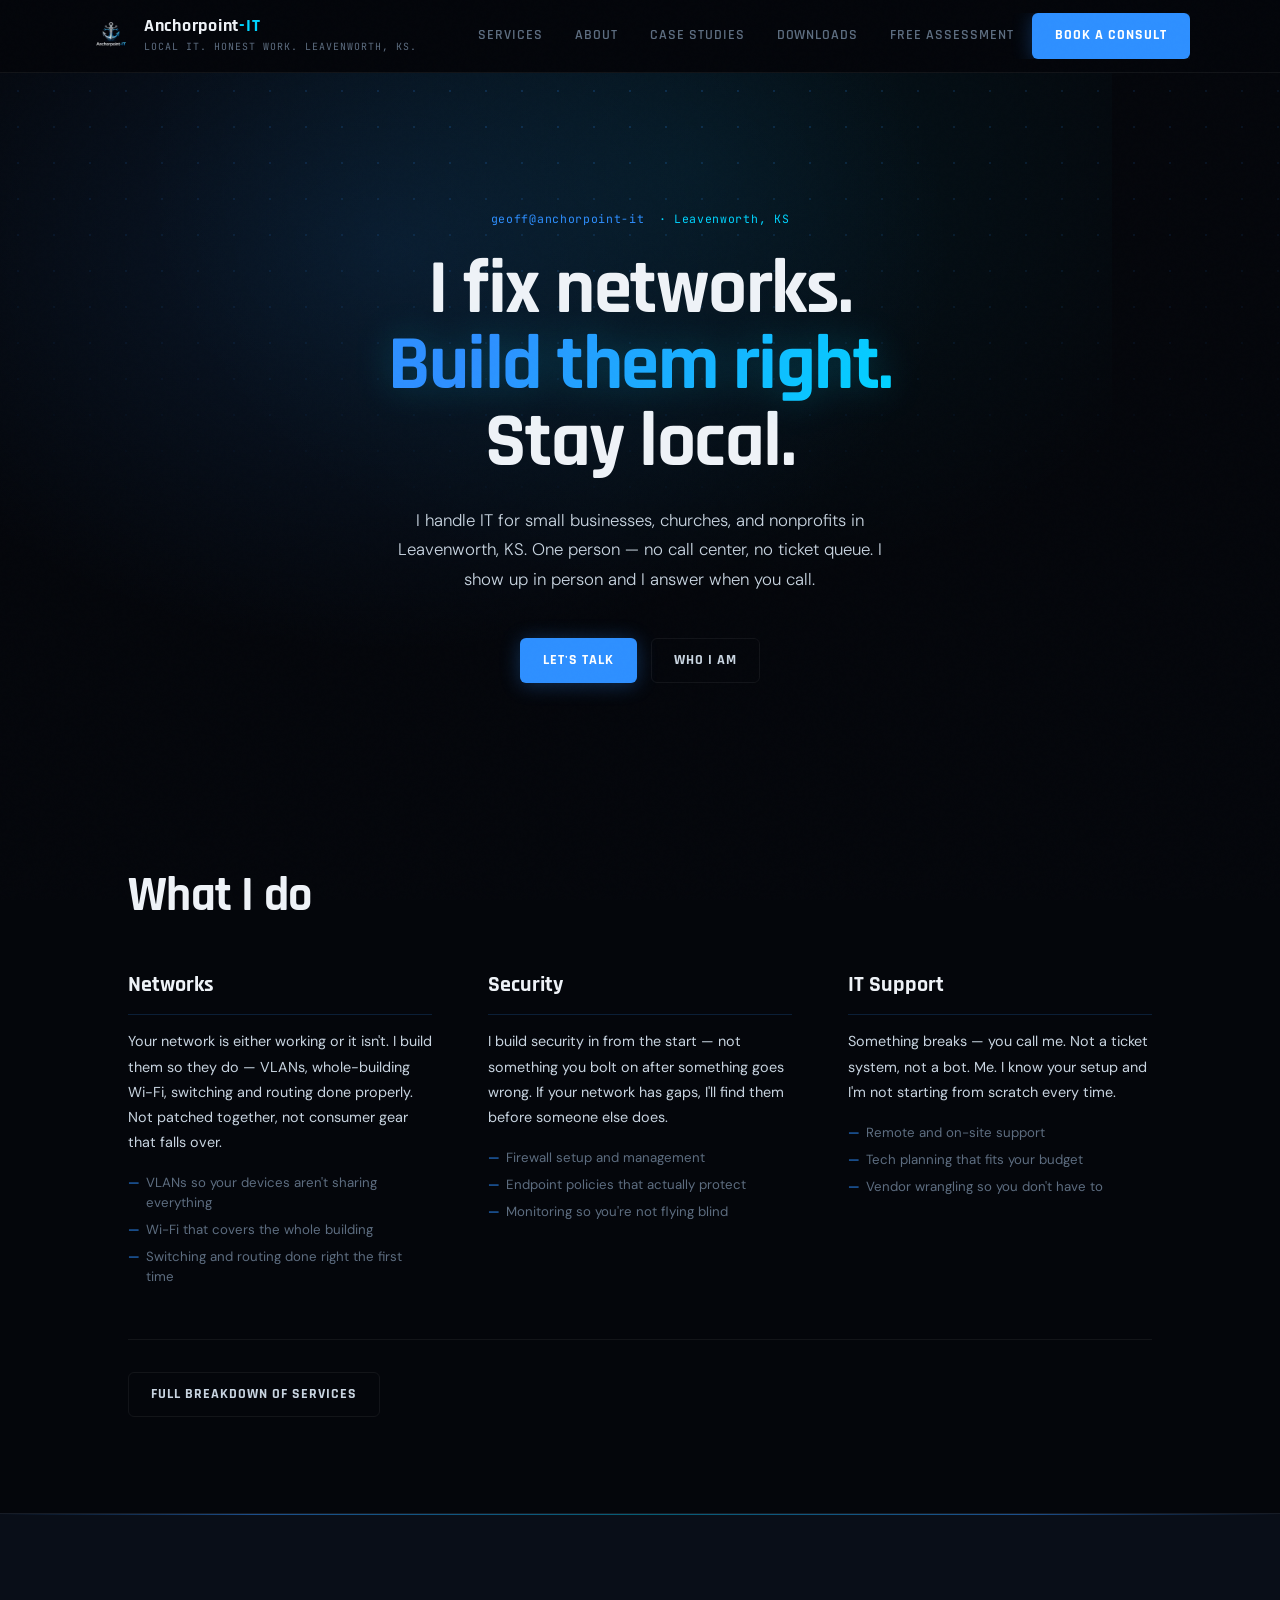
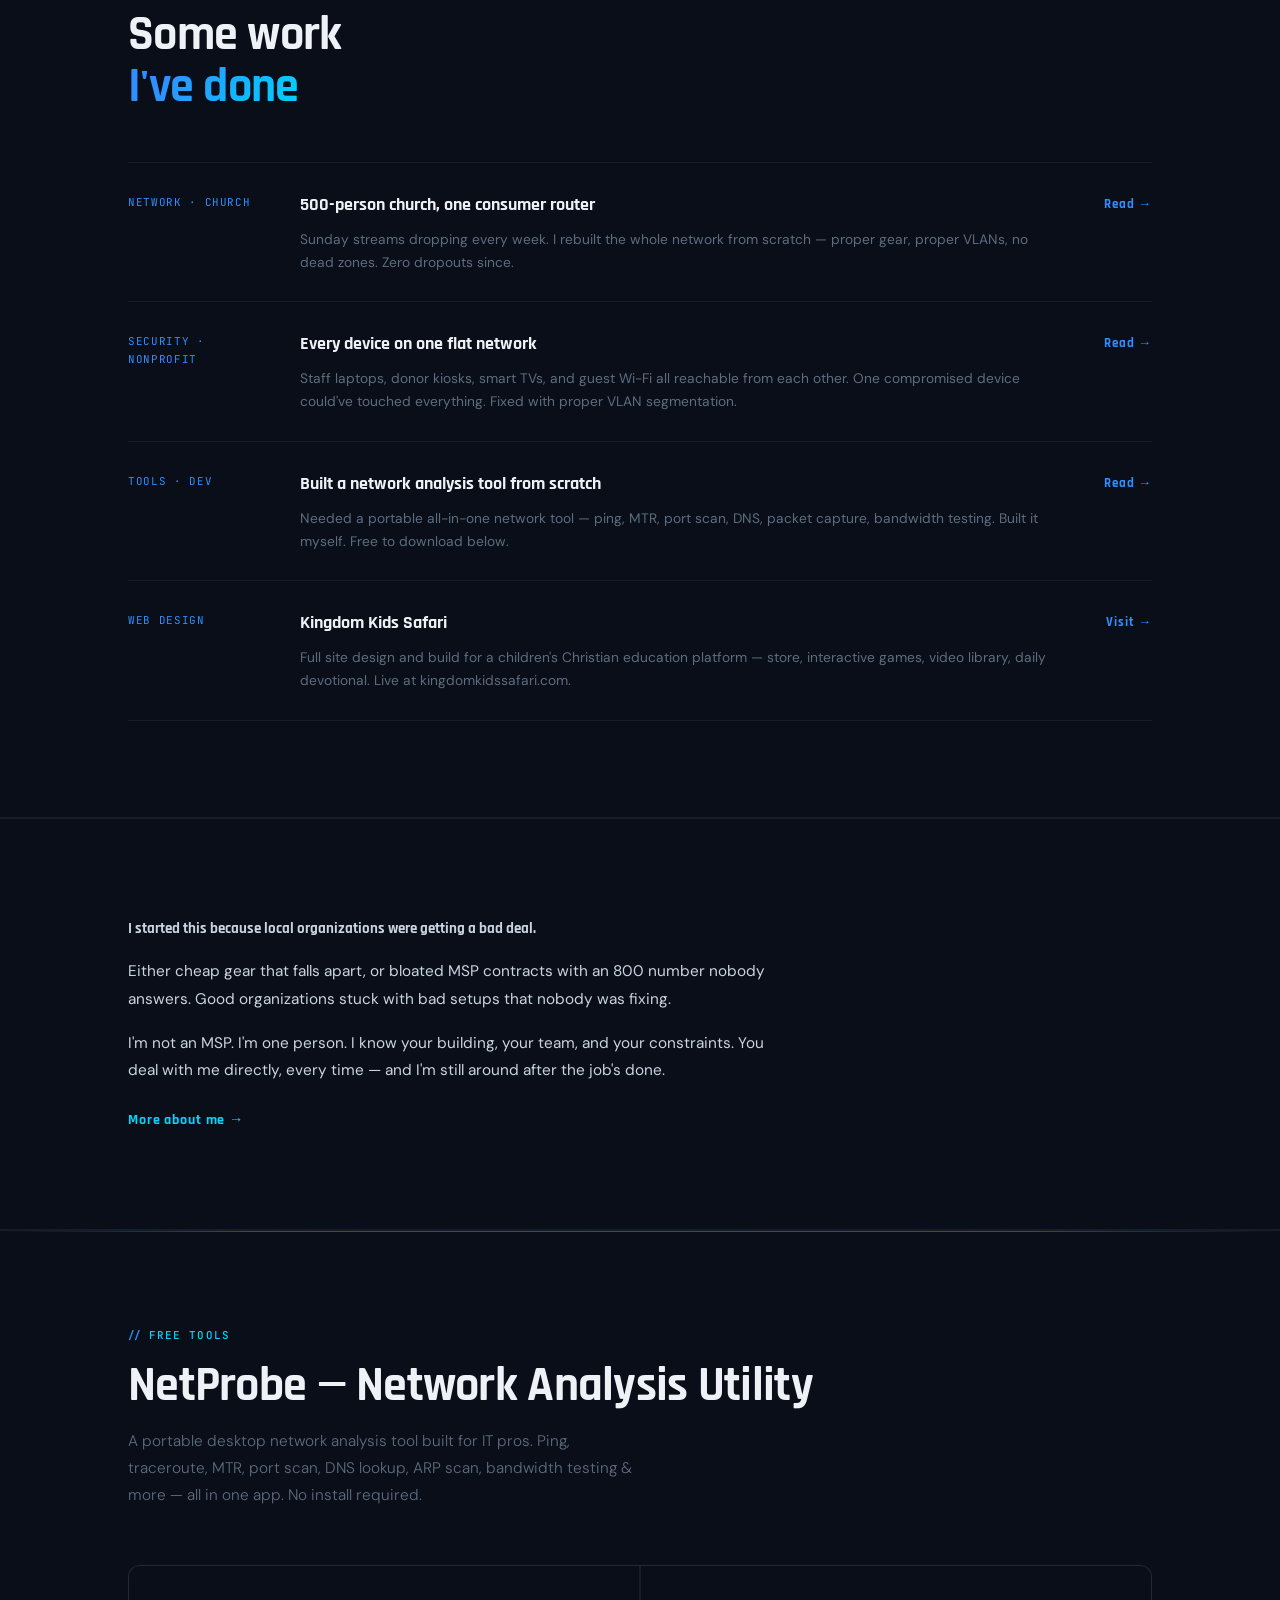
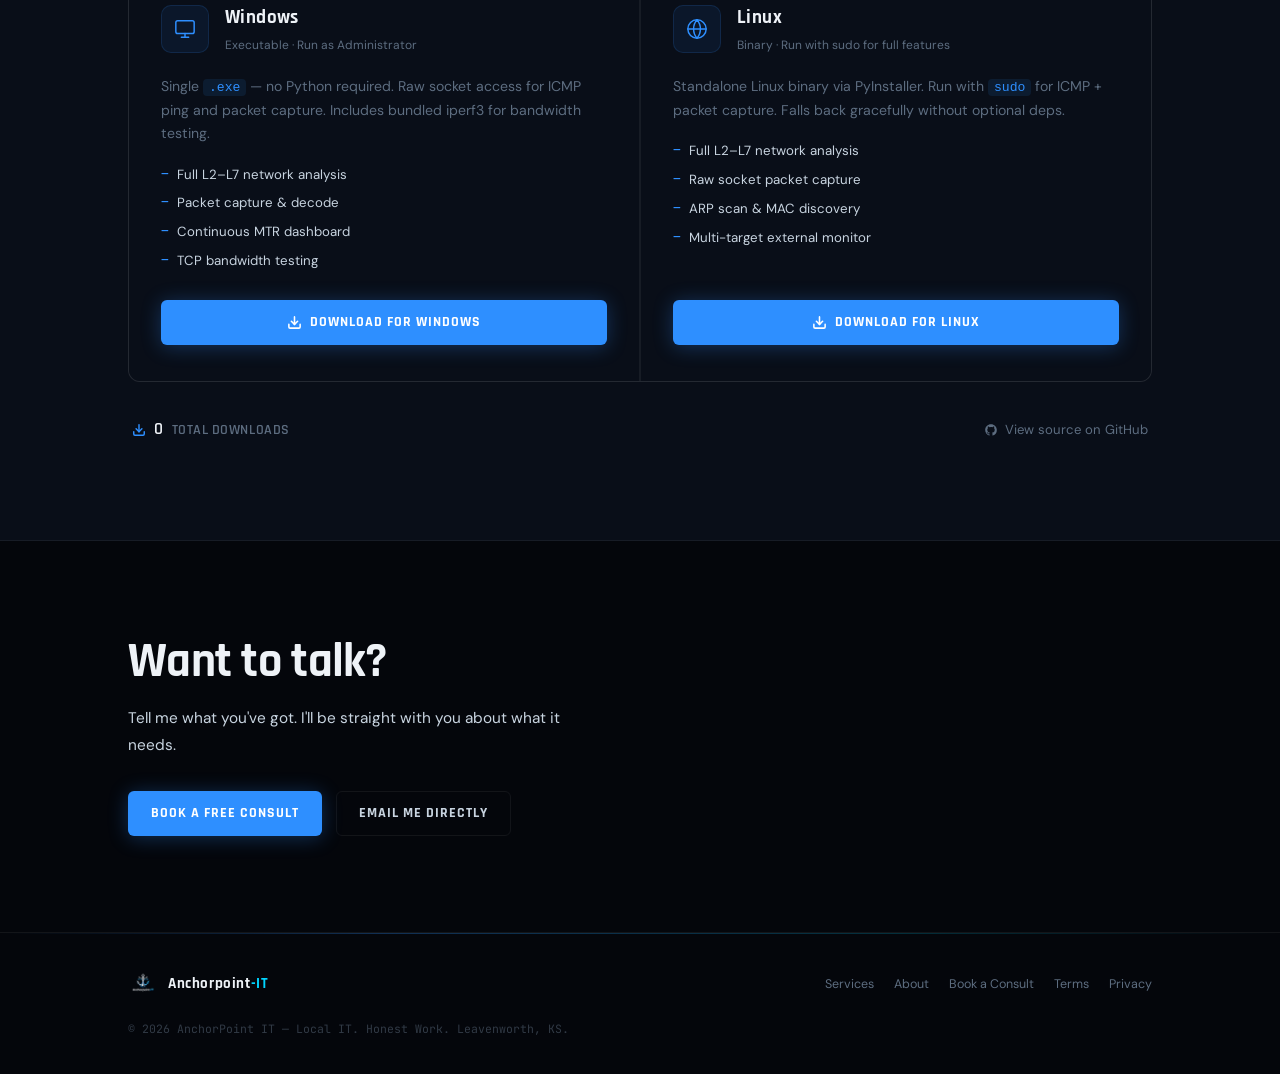
<file: index.html>
<!doctype html>
<html lang="en">
<head>
  <meta charset="utf-8" />
  <meta name="viewport" content="width=device-width,initial-scale=1" />
  <title>AnchorPoint IT — Local IT for Leavenworth, KS</title>
  <meta name="description" content="Security-focused network infrastructure and reliable IT support for small businesses, nonprofits, and churches in Leavenworth, KS." />
  <link rel="canonical" href="https://anchorpoint-it.com/" />
  <meta property="og:title" content="AnchorPoint IT" />
  <meta property="og:description" content="Local IT. Honest Work. Leavenworth, KS." />
  <meta property="og:image" content="https://anchorpoint-it.com/assets/og/anchorpoint-social-1200x630.svg" />
  <meta property="og:image:width" content="1200" />
  <meta property="og:image:height" content="630" />
  <meta property="og:type" content="website" />
  <meta name="twitter:card" content="summary_large_image" />
  <meta name="twitter:image" content="https://anchorpoint-it.com/assets/og/anchorpoint-social-1200x630.svg" />
  <link rel="icon" type="image/png" sizes="16x16" href="assets/favicon-16.png">
  <link rel="icon" type="image/png" sizes="32x32" href="assets/favicon-32.png">
  <link rel="icon" type="image/png" sizes="48x48" href="assets/favicon-48.png">
  <link rel="icon" type="image/png" sizes="256x256" href="assets/favicon-256.png">
  <link rel="preconnect" href="https://fonts.googleapis.com">
  <link rel="preconnect" href="https://fonts.gstatic.com" crossorigin>
  <link href="https://fonts.googleapis.com/css2?family=Rajdhani:wght@400;500;600;700&family=DM+Sans:ital,opsz,wght@0,9..40,300;0,9..40,400;0,9..40,500&display=swap" rel="stylesheet">
  <link rel="stylesheet" href="styles.css" />
</head>
<body>

  <header class="ap-header">
  <div class="ap-header-inner">
    <a href="index.html" class="ap-brand">
      <picture>
        <source type="image/webp" srcset="assets/logo-96.webp 96w, assets/logo-192.webp 192w" sizes="42px">
        <img src="assets/logo-96.webp" width="42" height="42" alt="AnchorPoint IT" class="ap-mark" decoding="async">
      </picture>
      <div class="ap-brand-text">
        <div class="ap-brand-name">Anchorpoint<span>-IT</span></div>
        <div class="ap-brand-tagline">Local IT. Honest Work. Leavenworth, KS.</div>
      </div>
    </a>

    <button class="nav-toggle" aria-label="Toggle navigation" aria-expanded="false" aria-controls="primary-nav">
      <span></span><span></span><span></span>
    </button>

    <nav class="ap-nav" id="primary-nav" aria-label="Primary navigation">
      <a href="services.html" data-nav="services">Services</a>
      <a href="about.html" data-nav="about">About</a>
      <a href="blog.html" data-nav="blog">Case Studies</a>
      <a href="index.html#downloads" data-nav="downloads">Downloads</a>
      <a href="assess.html" data-nav="assess">Free Assessment</a>
      <a class="ap-btn ap-btn--primary" href="consult.html">Book a Consult</a>
    </nav>
  </div>
</header>

<script>
  (function() {
    var toggle = document.querySelector('.nav-toggle');
    var nav = document.querySelector('.ap-nav');
    if (!toggle || !nav) return;
    toggle.addEventListener('click', function() {
      var open = nav.classList.toggle('is-open');
      toggle.setAttribute('aria-expanded', open);
    });
    document.addEventListener('click', function(e) {
      if (!e.target.closest('.ap-header')) {
        nav.classList.remove('is-open');
        toggle.setAttribute('aria-expanded', 'false');
      }
    });
  })();
</script>

  <!-- HERO -->
  <section class="ap-hero-section ap-hero--slim ap-hero--centered">
    <div class="grid-bg"></div>
    <div class="hero-glow"></div>
    <div class="ap-hero-content">
      <div class="hero-eyebrow fade-up">
        <span class="prompt">geoff@anchorpoint-it</span> · Leavenworth, KS
      </div>
      <h1 class="ap-h1 fade-up delay-1">I fix networks.<br><em>Build them right.</em><br>Stay local.</h1>
      <p class="ap-hero-sub fade-up delay-2">I handle IT for small businesses, churches, and nonprofits in Leavenworth, KS. One person — no call center, no ticket queue. I show up in person and I answer when you call.</p>
      <div class="ap-hero-actions fade-up delay-3">
        <a href="consult.html" class="ap-btn ap-btn--primary">Let's Talk</a>
        <a href="about.html" class="ap-btn ap-btn--ghost">Who I Am</a>
      </div>
    </div>
  </section>
  <!-- WHAT I DO -->
  <section class="ap-section" id="services">
    <div class="container">
      <h2 class="reveal">What I do</h2>
      <div class="work-areas">
        <div class="work-area reveal stagger-1">
          <h3>Networks</h3>
          <p>Your network is either working or it isn't. I build them so they do — VLANs, whole-building Wi-Fi, switching and routing done properly. Not patched together, not consumer gear that falls over.</p>
          <ul class="work-list">
            <li>VLANs so your devices aren't sharing everything</li>
            <li>Wi-Fi that covers the whole building</li>
            <li>Switching and routing done right the first time</li>
          </ul>
        </div>
        <div class="work-area reveal stagger-2">
          <h3>Security</h3>
          <p>I build security in from the start — not something you bolt on after something goes wrong. If your network has gaps, I'll find them before someone else does.</p>
          <ul class="work-list">
            <li>Firewall setup and management</li>
            <li>Endpoint policies that actually protect</li>
            <li>Monitoring so you're not flying blind</li>
          </ul>
        </div>
        <div class="work-area reveal stagger-3">
          <h3>IT Support</h3>
          <p>Something breaks — you call me. Not a ticket system, not a bot. Me. I know your setup and I'm not starting from scratch every time.</p>
          <ul class="work-list">
            <li>Remote and on-site support</li>
            <li>Tech planning that fits your budget</li>
            <li>Vendor wrangling so you don't have to</li>
          </ul>
        </div>
      </div>
      <div class="work-areas-footer reveal stagger-4">
        <a href="services.html" class="ap-btn ap-btn--ghost">Full breakdown of services</a>
      </div>
    </div>
  </section>

  <!-- SOME WORK I'VE DONE -->
  <section class="ap-section ap-section--alt" id="work">
    <div class="container">
      <h2 class="reveal">Some work<br><em>I've done</em></h2>
      <div class="stories">
        <a href="blog.html" class="story reveal">
          <div class="story-meta">Network &middot; Church</div>
          <div class="story-body">
            <h3>500-person church, one consumer router</h3>
            <p>Sunday streams dropping every week. I rebuilt the whole network from scratch — proper gear, proper VLANs, no dead zones. Zero dropouts since.</p>
          </div>
          <span class="story-link">Read →</span>
        </a>
        <a href="blog.html" class="story reveal stagger-1">
          <div class="story-meta">Security &middot; Nonprofit</div>
          <div class="story-body">
            <h3>Every device on one flat network</h3>
            <p>Staff laptops, donor kiosks, smart TVs, and guest Wi-Fi all reachable from each other. One compromised device could've touched everything. Fixed with proper VLAN segmentation.</p>
          </div>
          <span class="story-link">Read →</span>
        </a>
        <a href="blog.html" class="story reveal stagger-2">
          <div class="story-meta">Tools &middot; Dev</div>
          <div class="story-body">
            <h3>Built a network analysis tool from scratch</h3>
            <p>Needed a portable all-in-one network tool — ping, MTR, port scan, DNS, packet capture, bandwidth testing. Built it myself. Free to download below.</p>
          </div>
          <span class="story-link">Read →</span>
        </a>
        <a href="https://kingdomkidssafari.com" target="_blank" rel="noopener noreferrer" class="story reveal stagger-3">
          <div class="story-meta">Web Design</div>
          <div class="story-body">
            <h3>Kingdom Kids Safari</h3>
            <p>Full site design and build for a children's Christian education platform — store, interactive games, video library, daily devotional. Live at kingdomkidssafari.com.</p>
          </div>
          <span class="story-link">Visit →</span>
        </a>
      </div>
    </div>
  </section>

  <!-- WHO I AM -->
  <section class="ap-section personal-section" id="about-preview">
    <div class="container">
      <div class="personal-inner reveal">
        <p class="personal-lead">I started this because local organizations were getting a bad deal.</p>
        <p>Either cheap gear that falls apart, or bloated MSP contracts with an 800 number nobody answers. Good organizations stuck with bad setups that nobody was fixing.</p>
        <p>I'm not an MSP. I'm one person. I know your building, your team, and your constraints. You deal with me directly, every time — and I'm still around after the job's done.</p>
        <a href="about.html" class="personal-link">More about me →</a>
      </div>
    </div>
  </section>

  <style>
    .ap-hero--slim { min-height: 78vh; }
    .ap-hero--centered { justify-content: center; text-align: center; }
    .ap-hero--centered .ap-hero-content { max-width: 720px; margin-inline: auto; }
    .ap-hero--centered .hero-eyebrow { justify-content: center; }
    .ap-hero--centered .ap-hero-sub { margin-inline: auto; }
    .ap-hero--centered .ap-hero-actions { justify-content: center; }

    /* What I do — plain columns */
    .work-areas {
      display: grid;
      grid-template-columns: repeat(3, 1fr);
      gap: 48px 56px;
      margin-top: 44px;
    }
    .work-area h3 {
      font-family: 'Rajdhani', sans-serif;
      font-weight: 700;
      font-size: 1.35rem;
      color: var(--white);
      margin-bottom: 14px;
      padding-bottom: 12px;
      border-bottom: 1px solid rgba(46,143,255,0.18);
    }
    .work-area > p {
      font-size: 0.9rem;
      color: var(--silver);
      line-height: 1.75;
      margin-bottom: 18px;
    }
    .work-list {
      list-style: none;
      padding: 0;
      display: flex;
      flex-direction: column;
      gap: 7px;
    }
    .work-list li {
      font-size: 0.83rem;
      color: var(--muted);
      padding-left: 18px;
      position: relative;
      line-height: 1.5;
    }
    .work-list li::before {
      content: '—';
      position: absolute;
      left: 0;
      color: var(--blue);
    }
    .work-areas-footer {
      margin-top: 52px;
      padding-top: 32px;
      border-top: 1px solid var(--border);
    }

    /* Stories — list format */
    .stories { margin-top: 48px; }
    .story {
      display: grid;
      grid-template-columns: 140px 1fr 60px;
      gap: 32px;
      align-items: start;
      padding: 28px 0;
      border-bottom: 1px solid var(--border);
      text-decoration: none;
      color: inherit;
    }
    .story:first-child { border-top: 1px solid var(--border); }
    .story:hover .story-body h3 { color: var(--cyan); }
    .story-meta {
      font-family: var(--mono);
      font-size: 0.68rem;
      color: var(--blue);
      letter-spacing: 0.06em;
      text-transform: uppercase;
      padding-top: 3px;
    }
    .story-body h3 {
      font-family: 'Rajdhani', sans-serif;
      font-weight: 700;
      font-size: 1.1rem;
      color: var(--white);
      margin-bottom: 8px;
      transition: color 0.2s;
    }
    .story-body p {
      font-size: 0.86rem;
      color: var(--muted);
      line-height: 1.65;
      margin: 0;
      max-width: none;
    }
    .story-link {
      font-family: 'Rajdhani', sans-serif;
      font-weight: 700;
      font-size: 0.82rem;
      letter-spacing: 0.06em;
      color: var(--blue);
      white-space: nowrap;
      padding-top: 3px;
      text-align: right;
    }

    /* Personal section */
    .personal-section {
      background: var(--surface);
      border-top: 1px solid var(--border);
      border-bottom: 1px solid var(--border);
    }
    .personal-inner { max-width: 660px; }
    .personal-lead {
      font-family: 'Rajdhani', sans-serif;
      font-weight: 700;
      font-size: clamp(1.5rem, 3vw, 2.1rem);
      color: var(--white);
      line-height: 1.2;
      margin-bottom: 24px;
    }
    .personal-inner p {
      font-size: 0.96rem;
      color: var(--silver);
      line-height: 1.8;
      margin-bottom: 16px;
      max-width: none;
    }
    .personal-link {
      display: inline-block;
      font-family: 'Rajdhani', sans-serif;
      font-weight: 700;
      font-size: 0.9rem;
      letter-spacing: 0.06em;
      color: var(--cyan);
      text-decoration: none;
      margin-top: 8px;
    }
    .personal-link:hover { color: var(--white); }

    @media (max-width: 860px) {
      .work-areas { grid-template-columns: 1fr; gap: 40px; }
      .story { grid-template-columns: 1fr auto; }
      .story-meta { display: none; }
    }
    @media (max-width: 480px) {
      .story { grid-template-columns: 1fr; }
      .story-link { display: none; }
    }
  </style>

  <!-- DOWNLOADS -->
  <section class="ap-section ap-section--alt" id="downloads">
    <div class="container">
      <div class="section-label">Free Tools</div>
      <h2>NetProbe — Network Analysis Utility</h2>
      <p class="section-sub">A portable desktop network analysis tool built for IT pros. Ping, traceroute, MTR, port scan, DNS lookup, ARP scan, bandwidth testing &amp; more — all in one app. No install required.</p>

      <div class="download-grid">

        <div class="download-card reveal stagger-1">
          <div class="download-card-header">
            <div class="download-os-icon">
              <svg viewBox="0 0 24 24" fill="none" stroke="currentColor" stroke-width="1.6" stroke-linecap="round" stroke-linejoin="round">
                <rect x="2" y="3" width="20" height="14" rx="2"/><path d="M8 21h8M12 17v4"/>
              </svg>
            </div>
            <div>
              <div class="download-os-name">Windows</div>
              <div class="download-os-sub">Executable · Run as Administrator</div>
            </div>
          </div>
          <p class="download-desc">Single <code>.exe</code> — no Python required. Raw socket access for ICMP ping and packet capture. Includes bundled iperf3 for bandwidth testing.</p>
          <ul class="download-features">
            <li>Full L2–L7 network analysis</li>
            <li>Packet capture &amp; decode</li>
            <li>Continuous MTR dashboard</li>
            <li>TCP bandwidth testing</li>
          </ul>
          <a href="https://drive.google.com/uc?export=download&id=1p2naoKLJNmo-l03Rmfrf9go0KHKqOFPh"
             class="ap-btn ap-btn--primary download-btn"
             data-platform="windows"
             onclick="trackDownload()">
            <svg width="15" height="15" viewBox="0 0 24 24" fill="none" stroke="currentColor" stroke-width="2.5" stroke-linecap="round" stroke-linejoin="round"><path d="M21 15v4a2 2 0 01-2 2H5a2 2 0 01-2-2v-4"/><polyline points="7 10 12 15 17 10"/><line x1="12" y1="15" x2="12" y2="3"/></svg>
            Download for Windows
          </a>
        </div>

        <div class="download-card reveal stagger-2">
          <div class="download-card-header">
            <div class="download-os-icon">
              <svg viewBox="0 0 24 24" fill="none" stroke="currentColor" stroke-width="1.6" stroke-linecap="round" stroke-linejoin="round">
                <circle cx="12" cy="12" r="10"/><path d="M2 12h20M12 2a15.3 15.3 0 010 20M12 2a15.3 15.3 0 000 20"/>
              </svg>
            </div>
            <div>
              <div class="download-os-name">Linux</div>
              <div class="download-os-sub">Binary · Run with sudo for full features</div>
            </div>
          </div>
          <p class="download-desc">Standalone Linux binary via PyInstaller. Run with <code>sudo</code> for ICMP + packet capture. Falls back gracefully without optional deps.</p>
          <ul class="download-features">
            <li>Full L2–L7 network analysis</li>
            <li>Raw socket packet capture</li>
            <li>ARP scan &amp; MAC discovery</li>
            <li>Multi-target external monitor</li>
          </ul>
          <a href="https://drive.google.com/uc?export=download&id=1FLlrjeBmR1WYHVpMvZaZEWbBPApQcWnj"
             class="ap-btn ap-btn--primary download-btn"
             data-platform="linux"
             onclick="trackDownload()">
            <svg width="15" height="15" viewBox="0 0 24 24" fill="none" stroke="currentColor" stroke-width="2.5" stroke-linecap="round" stroke-linejoin="round"><path d="M21 15v4a2 2 0 01-2 2H5a2 2 0 01-2-2v-4"/><polyline points="7 10 12 15 17 10"/><line x1="12" y1="15" x2="12" y2="3"/></svg>
            Download for Linux
          </a>
        </div>

      </div>

      <!-- Counter + GitHub link -->
      <div class="download-meta">
        <div class="download-counter">
          <svg width="14" height="14" viewBox="0 0 24 24" fill="none" stroke="currentColor" stroke-width="2.5" stroke-linecap="round" stroke-linejoin="round"><path d="M21 15v4a2 2 0 01-2 2H5a2 2 0 01-2-2v-4"/><polyline points="7 10 12 15 17 10"/><line x1="12" y1="15" x2="12" y2="3"/></svg>
          <span id="download-count">—</span> total downloads
        </div>
        <a href="https://github.com/ggriffi/_NetworkApp" target="_blank" rel="noopener" class="download-github-link">
          <svg width="14" height="14" viewBox="0 0 24 24" fill="currentColor"><path d="M12 2C6.477 2 2 6.484 2 12.017c0 4.425 2.865 8.18 6.839 9.504.5.092.682-.217.682-.483 0-.237-.008-.868-.013-1.703-2.782.605-3.369-1.343-3.369-1.343-.454-1.158-1.11-1.466-1.11-1.466-.908-.62.069-.608.069-.608 1.003.07 1.531 1.032 1.531 1.032.892 1.53 2.341 1.088 2.91.832.092-.647.35-1.088.636-1.338-2.22-.253-4.555-1.113-4.555-4.951 0-1.093.39-1.988 1.029-2.688-.103-.253-.446-1.272.098-2.65 0 0 .84-.27 2.75 1.026A9.564 9.564 0 0112 6.844c.85.004 1.705.115 2.504.337 1.909-1.296 2.747-1.027 2.747-1.027.546 1.379.202 2.398.1 2.651.64.7 1.028 1.595 1.028 2.688 0 3.848-2.339 4.695-4.566 4.943.359.309.678.92.678 1.855 0 1.338-.012 2.419-.012 2.747 0 .268.18.58.688.482A10.019 10.019 0 0022 12.017C22 6.484 17.522 2 12 2z"/></svg>
          View source on GitHub
        </a>
      </div>
    </div>
  </section>

  <style>
    .download-grid {
      display: grid;
      grid-template-columns: 1fr 1fr;
      gap: 2px;
      background: var(--border);
      border: 1px solid var(--border);
      border-radius: 12px;
      overflow: hidden;
      margin-bottom: 20px;
    }

    .download-card {
      background: var(--surface);
      padding: 36px 32px;
      display: flex;
      flex-direction: column;
      gap: 0;
      transition: background 0.22s;
    }

    .download-card:hover { background: var(--surface2); }

    .download-card-header {
      display: flex;
      align-items: center;
      gap: 16px;
      margin-bottom: 20px;
    }

    .download-os-icon {
      width: 48px;
      height: 48px;
      background: rgba(46,143,255,0.08);
      border: 1px solid rgba(46,143,255,0.15);
      border-radius: 10px;
      display: flex;
      align-items: center;
      justify-content: center;
      flex-shrink: 0;
    }

    .download-os-icon svg { width: 22px; height: 22px; stroke: var(--blue); }

    .download-os-name {
      font-family: 'Rajdhani', sans-serif;
      font-weight: 700;
      font-size: 1.2rem;
      color: var(--white);
      letter-spacing: 0.02em;
    }

    .download-os-sub {
      font-size: 0.75rem;
      color: var(--muted);
      margin-top: 2px;
    }

    .download-desc {
      font-size: 0.88rem;
      color: var(--muted);
      line-height: 1.65;
      margin-bottom: 18px;
    }

    .download-desc code {
      font-family: 'Courier New', monospace;
      font-size: 0.82rem;
      background: rgba(46,143,255,0.1);
      color: var(--blue);
      padding: 1px 6px;
      border-radius: 4px;
    }

    .download-features {
      list-style: none;
      padding: 0;
      margin-bottom: 28px;
      display: flex;
      flex-direction: column;
      gap: 7px;
      flex: 1;
    }

    .download-features li {
      font-size: 0.83rem;
      color: var(--silver);
      display: flex;
      align-items: flex-start;
      gap: 8px;
    }

    .download-features li::before {
      content: '—';
      color: var(--blue);
      flex-shrink: 0;
      font-family: 'Rajdhani', sans-serif;
      font-weight: 600;
    }

    .download-btn { width: 100%; justify-content: center; }

    .download-meta {
      display: flex;
      align-items: center;
      justify-content: space-between;
      padding: 14px 4px 0;
      flex-wrap: wrap;
      gap: 12px;
    }

    .download-counter {
      display: flex;
      align-items: center;
      gap: 8px;
      font-family: 'Rajdhani', sans-serif;
      font-weight: 600;
      font-size: 0.85rem;
      letter-spacing: 0.04em;
      color: var(--muted);
      text-transform: uppercase;
    }

    .download-counter svg { stroke: var(--blue); }

    .download-counter #download-count {
      color: var(--white);
      font-size: 1.05rem;
    }

    .download-github-link {
      display: inline-flex;
      align-items: center;
      gap: 7px;
      font-size: 0.82rem;
      color: var(--muted);
      text-decoration: none;
      transition: color 0.2s;
    }

    .download-github-link:hover { color: var(--white); }

    @media (max-width: 680px) {
      .download-grid { grid-template-columns: 1fr; }
    }
  </style>

  <script>
    (function() {
      var STORAGE_KEY = 'netprobe-downloads';

      function getCount() {
        try {
          return parseInt(localStorage.getItem(STORAGE_KEY) || '0', 10);
        } catch(e) { return 0; }
      }

      function setCount(n) {
        try { localStorage.setItem(STORAGE_KEY, n); } catch(e) {}
      }

      function renderCount() {
        var n = getCount();
        var el = document.getElementById('download-count');
        if (el) el.textContent = n.toLocaleString();
      }

      window.trackDownload = function() {
        setCount(getCount() + 1);
        setTimeout(renderCount, 100);
      };

      renderCount();
    })();
  </script>

  <!-- CONTACT -->
  <section class="ap-section" id="contact">
    <div class="container">
      <h2 class="reveal">Want to talk?</h2>
      <p class="reveal stagger-1" style="font-size:0.96rem; color:var(--silver); max-width:480px; margin-bottom:32px; line-height:1.75;">Tell me what you've got. I'll be straight with you about what it needs.</p>
      <div class="ap-hero-actions reveal stagger-2">
        <a href="consult.html" class="ap-btn ap-btn--primary">Book a free consult</a>
        <a href="mailto:support@anchorpoint-it.com" class="ap-btn ap-btn--ghost">Email me directly</a>
      </div>
    </div>
  </section>

  <script src="js/site.js"></script>

  <footer class="site-footer">
  <div class="footer-inner">
    <div class="footer-left">
      <img src="assets/logo-64.png" alt="AnchorPoint IT" class="footer-logo">
      <span class="footer-brand-name">Anchorpoint<span>-IT</span></span>
    </div>
    <nav class="footer-links" aria-label="Footer navigation">
      <a href="services.html">Services</a>
      <a href="about.html">About</a>
      <a href="consult.html">Book a Consult</a>
      <a href="legal/terms.html">Terms</a>
      <a href="legal/privacy.html">Privacy</a>
    </nav>
    <p class="footer-copy">&copy; 2026 AnchorPoint IT &mdash; Local IT. Honest Work. Leavenworth, KS.</p>
  </div>
</footer>
</body>
</html>
</file>
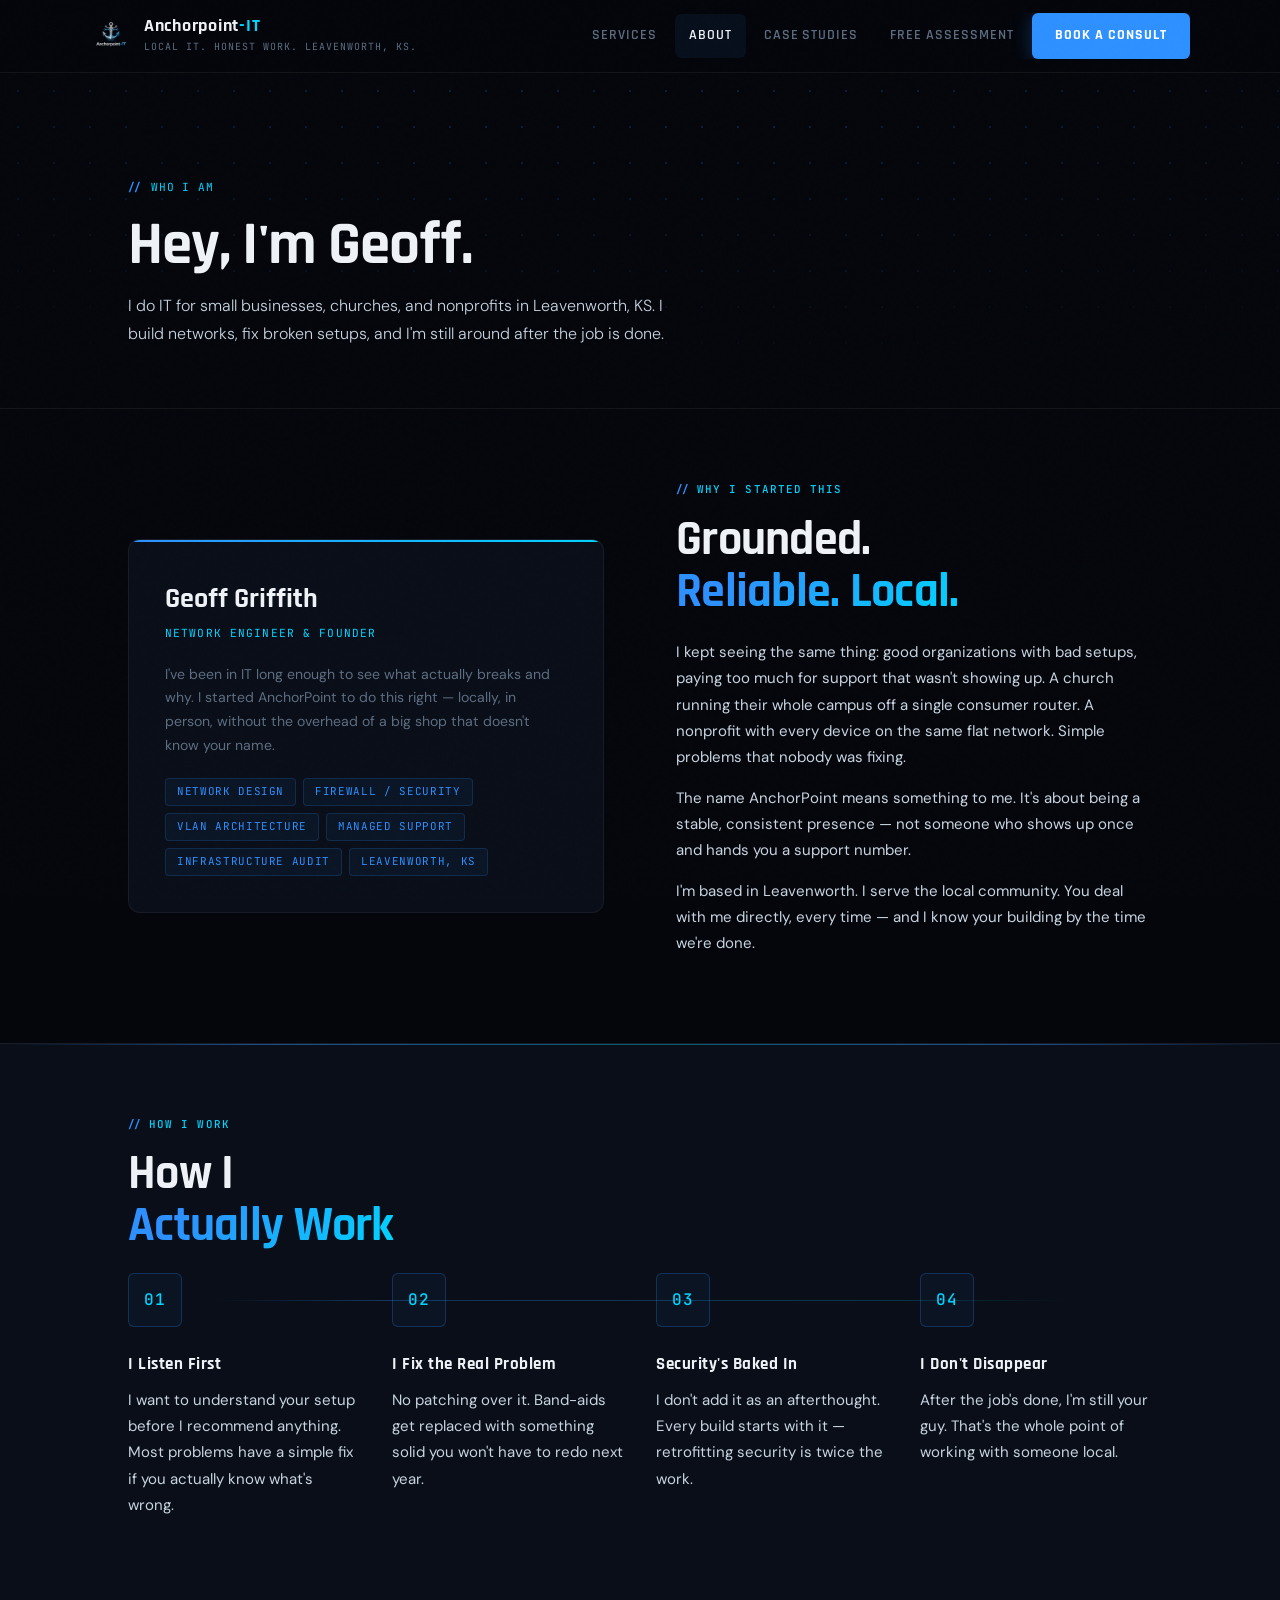
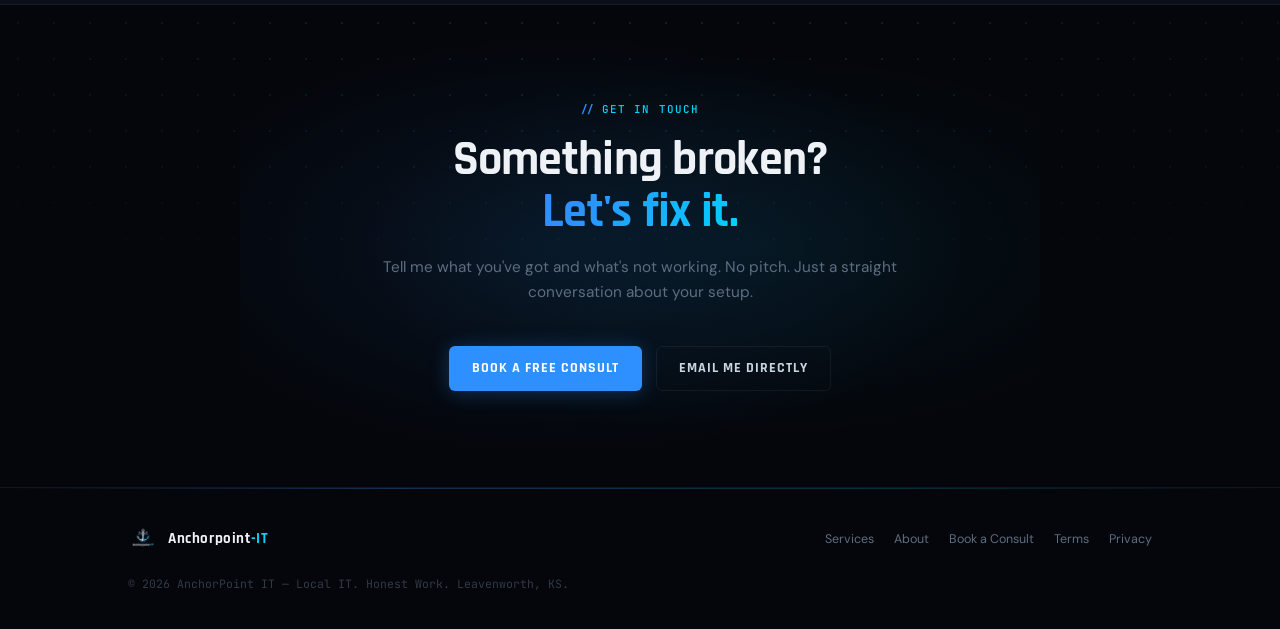
<file: about.html>
<!doctype html>
<html lang="en">
<head>
  <meta charset="utf-8" />
  <meta name="viewport" content="width=device-width,initial-scale=1" />
  <title>About — AnchorPoint IT</title>
  <meta name="description" content="Led by Geoff Griffith, a Network Engineer focused on infrastructure and security. Local IT for Leavenworth, KS." />
  <link rel="canonical" href="https://anchorpoint-it.com/about.html" />
  <link rel="icon" type="image/png" sizes="32x32" href="assets/favicon-32.png">
  <link rel="preconnect" href="https://fonts.googleapis.com">
  <link rel="preconnect" href="https://fonts.gstatic.com" crossorigin>
  <link href="https://fonts.googleapis.com/css2?family=Rajdhani:wght@400;500;600;700&family=DM+Sans:ital,opsz,wght@0,9..40,300;0,9..40,400;0,9..40,500&display=swap" rel="stylesheet">
  <link rel="stylesheet" href="styles.css" />
</head>
<body>
  <header class="ap-header">
  <div class="ap-header-inner">
    <a href="index.html" class="ap-brand">
      <picture>
        <source type="image/webp" srcset="assets/logo-96.webp 96w, assets/logo-192.webp 192w" sizes="42px">
        <img src="assets/logo-96.webp" width="42" height="42" alt="AnchorPoint IT" class="ap-mark" decoding="async">
      </picture>
      <div class="ap-brand-text">
        <div class="ap-brand-name">Anchorpoint<span>-IT</span></div>
        <div class="ap-brand-tagline">Local IT. Honest Work. Leavenworth, KS.</div>
      </div>
    </a>

    <button class="nav-toggle" aria-label="Toggle navigation" aria-expanded="false" aria-controls="primary-nav">
      <span></span><span></span><span></span>
    </button>

    <nav class="ap-nav" id="primary-nav" aria-label="Primary navigation">
      <a href="services.html" data-nav="services">Services</a>
      <a href="about.html" data-nav="about" class="active">About</a>
      <a href="blog.html" data-nav="blog">Case Studies</a>
      <a href="assess.html" data-nav="assess">Free Assessment</a>
      <a class="ap-btn ap-btn--primary" href="consult.html">Book a Consult</a>
    </nav>
  </div>
</header>

<script>
  (function() {
    var toggle = document.querySelector('.nav-toggle');
    var nav = document.querySelector('.ap-nav');
    if (!toggle || !nav) return;
    toggle.addEventListener('click', function() {
      var open = nav.classList.toggle('is-open');
      toggle.setAttribute('aria-expanded', open);
    });
    document.addEventListener('click', function(e) {
      if (!e.target.closest('.ap-header')) {
        nav.classList.remove('is-open');
        toggle.setAttribute('aria-expanded', 'false');
      }
    });
  })();
</script>

  <div class="page-hero">
    <div class="grid-bg"></div>
    <div class="container page-hero-inner">
      <div class="page-hero-eyebrow">Who I Am</div>
      <h1 class="page-hero-title">Hey, I'm Geoff.</h1>
      <p class="page-hero-subtitle">I do IT for small businesses, churches, and nonprofits in Leavenworth, KS. I build networks, fix broken setups, and I'm still around after the job is done.</p>
    </div>
  </div>

  <main>
    <section class="content-section">
      <div class="container">
        <div class="about-inner">
          <div class="about-visual">
            <div class="about-card">
              <div class="big-name">Geoff Griffith</div>
              <div class="title">Network Engineer &amp; Founder</div>
              <p class="bio">I've been in IT long enough to see what actually breaks and why. I started AnchorPoint to do this right — locally, in person, without the overhead of a big shop that doesn't know your name.</p>
              <div class="tag-row">
                <span class="tag">Network Design</span>
                <span class="tag">Firewall / Security</span>
                <span class="tag">VLAN Architecture</span>
                <span class="tag">Managed Support</span>
                <span class="tag">Infrastructure Audit</span>
                <span class="tag">Leavenworth, KS</span>
              </div>
            </div>
          </div>
          <div class="about-text">
            <div class="section-label">Why I Started This</div>
            <h2>Grounded.<br><em>Reliable. Local.</em></h2>
            <p>I kept seeing the same thing: good organizations with bad setups, paying too much for support that wasn't showing up. A church running their whole campus off a single consumer router. A nonprofit with every device on the same flat network. Simple problems that nobody was fixing.</p>
            <p>The name AnchorPoint means something to me. It's about being a stable, consistent presence — not someone who shows up once and hands you a support number.</p>
            <p>I'm based in Leavenworth. I serve the local community. You deal with me directly, every time — and I know your building by the time we're done.</p>
          </div>
        </div>
      </div>
    </section>

    <section class="content-section ap-section--alt">
      <div class="container">
        <div class="section-label">How I Work</div>
        <h2>How I<br><em>Actually Work</em></h2>
        <div class="steps-row">
          <div class="step">
            <div class="step-num">01</div>
            <h3>I Listen First</h3>
            <p>I want to understand your setup before I recommend anything. Most problems have a simple fix if you actually know what's wrong.</p>
          </div>
          <div class="step">
            <div class="step-num">02</div>
            <h3>I Fix the Real Problem</h3>
            <p>No patching over it. Band-aids get replaced with something solid you won't have to redo next year.</p>
          </div>
          <div class="step">
            <div class="step-num">03</div>
            <h3>Security's Baked In</h3>
            <p>I don't add it as an afterthought. Every build starts with it — retrofitting security is twice the work.</p>
          </div>
          <div class="step">
            <div class="step-num">04</div>
            <h3>I Don't Disappear</h3>
            <p>After the job's done, I'm still your guy. That's the whole point of working with someone local.</p>
          </div>
        </div>
      </div>
    </section>

    <section class="ap-section cta-section">
      <div class="grid-bg"></div>
      <div class="cta-glow"></div>
      <div class="cta-inner">
        <div class="section-label" style="justify-content:center;">Get in Touch</div>
        <h2>Something broken?<br><em>Let's fix it.</em></h2>
        <p>Tell me what you've got and what's not working. No pitch. Just a straight conversation about your setup.</p>
        <div class="cta-actions">
          <a href="consult.html" class="ap-btn ap-btn--primary">Book a Free Consult</a>
          <a href="mailto:support@anchorpoint-it.com" class="ap-btn ap-btn--ghost">Email Me Directly</a>
        </div>
      </div>
    </section>
  </main>

  <footer class="site-footer">
  <div class="footer-inner">
    <div class="footer-left">
      <img src="assets/logo-64.png" alt="AnchorPoint IT" class="footer-logo">
      <span class="footer-brand-name">Anchorpoint<span>-IT</span></span>
    </div>
    <nav class="footer-links" aria-label="Footer navigation">
      <a href="services.html">Services</a>
      <a href="about.html">About</a>
      <a href="consult.html">Book a Consult</a>
      <a href="legal/terms.html">Terms</a>
      <a href="legal/privacy.html">Privacy</a>
    </nav>
    <p class="footer-copy">&copy; 2026 AnchorPoint IT &mdash; Local IT. Honest Work. Leavenworth, KS.</p>
  </div>
</footer>
</body>
</html>
</file>
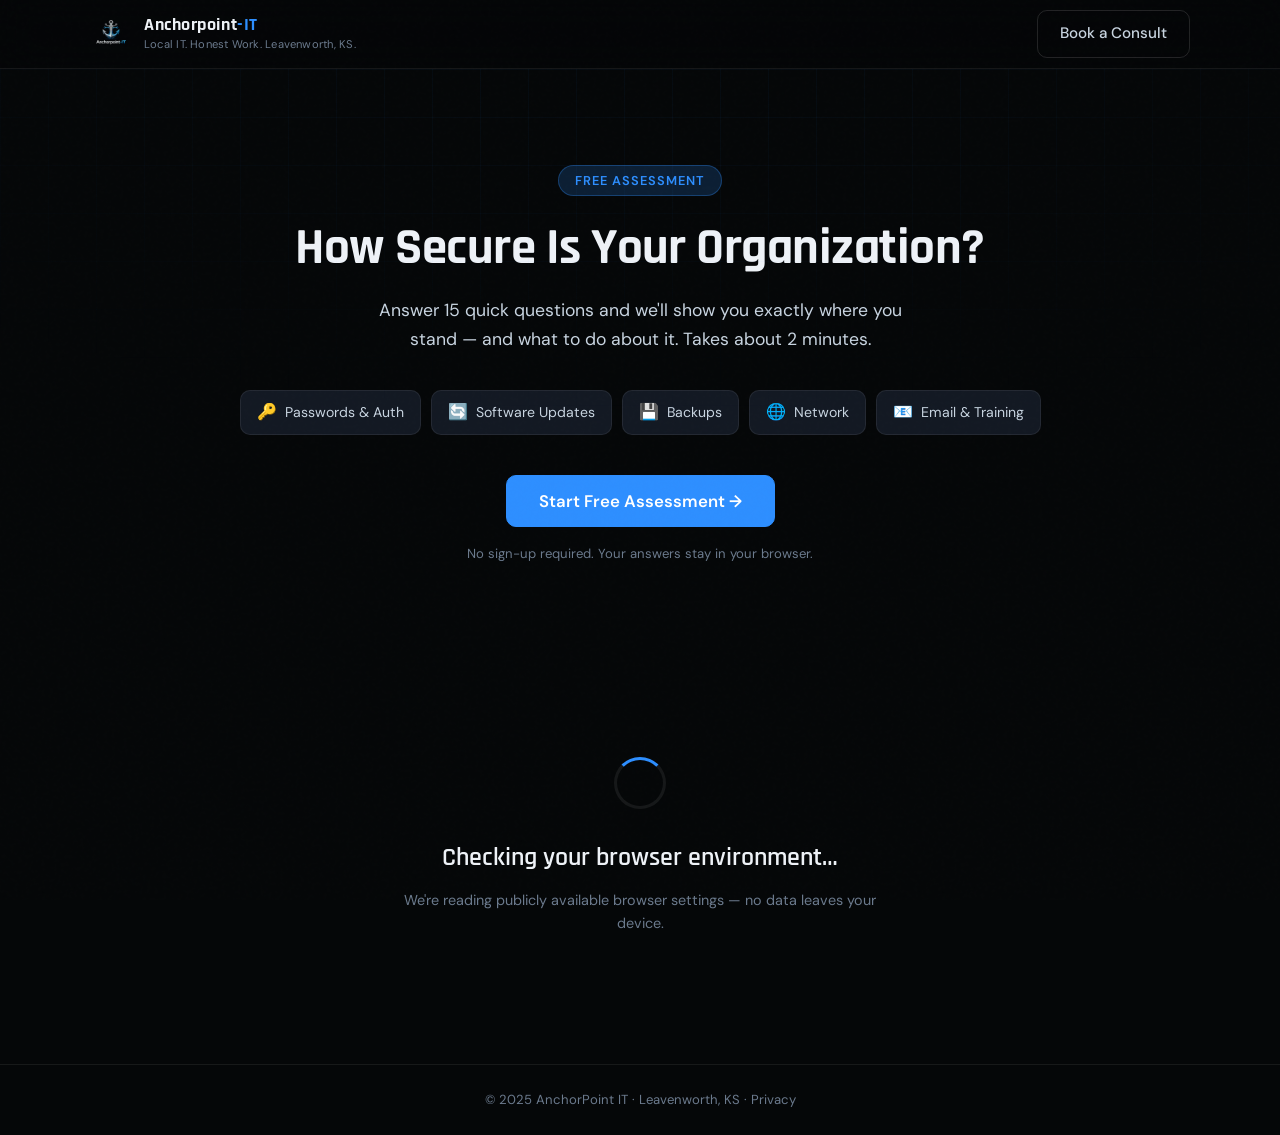
<file: assess.html>
<!doctype html>
<html lang="en">
<head>
  <meta charset="utf-8" />
  <meta name="viewport" content="width=device-width,initial-scale=1" />
  <title>Free Security Assessment — AnchorPoint IT</title>
  <meta name="description" content="Take our free 2-minute security assessment and find out how protected your organization really is." />
  <link rel="preconnect" href="https://fonts.googleapis.com">
  <link rel="preconnect" href="https://fonts.gstatic.com" crossorigin>
  <link href="https://fonts.googleapis.com/css2?family=Rajdhani:wght@400;500;600;700&family=DM+Sans:ital,opsz,wght@0,9..40,300;0,9..40,400;0,9..40,500&display=swap" rel="stylesheet">
  <link rel="stylesheet" href="assess.css" />
</head>
<body>

  <header class="ap-header">
    <div class="ap-header-inner">
      <a href="index.html" class="ap-brand">
        <picture>
          <source type="image/webp" srcset="assets/logo-96.webp 96w, assets/logo-192.webp 192w" sizes="42px">
          <img src="assets/logo-96.webp" width="42" height="42" alt="AnchorPoint IT" class="ap-mark" decoding="async">
        </picture>
        <div class="ap-brand-text">
          <div class="ap-brand-name">Anchorpoint<span>-IT</span></div>
          <div class="ap-brand-tagline">Local IT. Honest Work. Leavenworth, KS.</div>
        </div>
      </a>
      <a class="ap-btn ap-btn--ghost" href="https://anchorpoint-it.com/consult.html">Book a Consult</a>
    </div>
  </header>

  <main id="app">

    <!-- ── SCREEN: INTRO ─────────────────────────────────────── -->
    <section class="screen screen--intro active" id="screen-intro">
      <div class="grid-bg" aria-hidden="true"></div>
      <div class="container">
        <div class="intro-badge">Free Assessment</div>
        <h1 class="intro-title">How Secure Is Your Organization?</h1>
        <p class="intro-sub">Answer 15 quick questions and we'll show you exactly where you stand — and what to do about it. Takes about 2 minutes.</p>
        <div class="intro-cats">
          <div class="intro-cat"><span class="cat-icon">🔑</span> Passwords &amp; Auth</div>
          <div class="intro-cat"><span class="cat-icon">🔄</span> Software Updates</div>
          <div class="intro-cat"><span class="cat-icon">💾</span> Backups</div>
          <div class="intro-cat"><span class="cat-icon">🌐</span> Network</div>
          <div class="intro-cat"><span class="cat-icon">📧</span> Email &amp; Training</div>
        </div>
        <button class="ap-btn ap-btn--primary ap-btn--lg" id="btn-start">Start Free Assessment →</button>
        <p class="intro-note">No sign-up required. Your answers stay in your browser.</p>
      </div>
    </section>

    <!-- ── SCREEN: QUIZ ──────────────────────────────────────── -->
    <section class="screen screen--quiz" id="screen-quiz">
      <div class="container">
        <div class="quiz-header">
          <div class="quiz-progress-wrap">
            <div class="quiz-progress-bar">
              <div class="quiz-progress-fill" id="progress-fill"></div>
            </div>
            <span class="quiz-progress-label" id="progress-label">Question 1 of 15</span>
          </div>
          <div class="quiz-category-badge" id="category-badge">Passwords &amp; Auth</div>
        </div>

        <div class="quiz-card" id="quiz-card">
          <div class="question-number" id="q-number">01</div>
          <h2 class="question-text" id="q-text"></h2>
          <p class="question-why" id="q-why"></p>
          <div class="answer-options" id="answer-options"></div>
        </div>

        <div class="quiz-nav">
          <button class="ap-btn ap-btn--ghost" id="btn-back" disabled>← Back</button>
          <button class="ap-btn ap-btn--primary" id="btn-next" disabled>Next →</button>
        </div>
      </div>
    </section>

    <!-- ── SCREEN: BROWSER CHECK ─────────────────────────────── -->
    <section class="screen screen--check" id="screen-check">
      <div class="container">
        <div class="check-wrap">
          <div class="check-spinner" id="check-spinner" aria-hidden="true"></div>
          <h2 class="check-title">Checking your browser environment…</h2>
          <p class="check-sub">We're reading publicly available browser settings — no data leaves your device.</p>
          <ul class="check-list" id="check-list"></ul>
        </div>
      </div>
    </section>

    <!-- ── SCREEN: RESULTS ───────────────────────────────────── -->
    <section class="screen screen--results" id="screen-results">
      <div class="container">

        <div class="results-header">
          <div class="results-score-wrap">
            <svg class="score-ring" viewBox="0 0 120 120" aria-hidden="true">
              <circle class="score-ring-track" cx="60" cy="60" r="52"/>
              <circle class="score-ring-fill" id="score-ring-fill" cx="60" cy="60" r="52"
                stroke-dasharray="326.7" stroke-dashoffset="326.7"/>
            </svg>
            <div class="score-inner">
              <div class="score-number" id="score-number">--</div>
              <div class="score-label">/ 100</div>
            </div>
          </div>
          <div class="results-tier-wrap">
            <div class="results-tier" id="results-tier">--</div>
            <h2 class="results-headline" id="results-headline"></h2>
            <p class="results-summary" id="results-summary"></p>
          </div>
        </div>

        <h3 class="section-label">Category Breakdown</h3>
        <div class="category-bars" id="category-bars"></div>

        <h3 class="section-label">Top Recommendations</h3>
        <div class="recommendations" id="recommendations"></div>

        <div class="results-cta">
          <h3 class="cta-title">Want a deeper look?</h3>
          <p class="cta-body">AnchorPoint IT offers a free 30-minute consultation where we walk through your specific environment and build a prioritized action plan — no obligation.</p>
          <a class="ap-btn ap-btn--primary ap-btn--lg" href="https://anchorpoint-it.com/consult.html">Book Your Free Consult →</a>
          <button class="ap-btn ap-btn--ghost" id="btn-retake">Retake Assessment</button>
        </div>

      </div>
    </section>

  </main>

  <footer class="ap-footer">
    <div class="container">
      <p>© 2025 AnchorPoint IT · Leavenworth, KS · <a href="https://anchorpoint-it.com/legal/privacy.html">Privacy</a></p>
    </div>
  </footer>

  <script src="assess.js"></script>
</body>
</html>
</file>
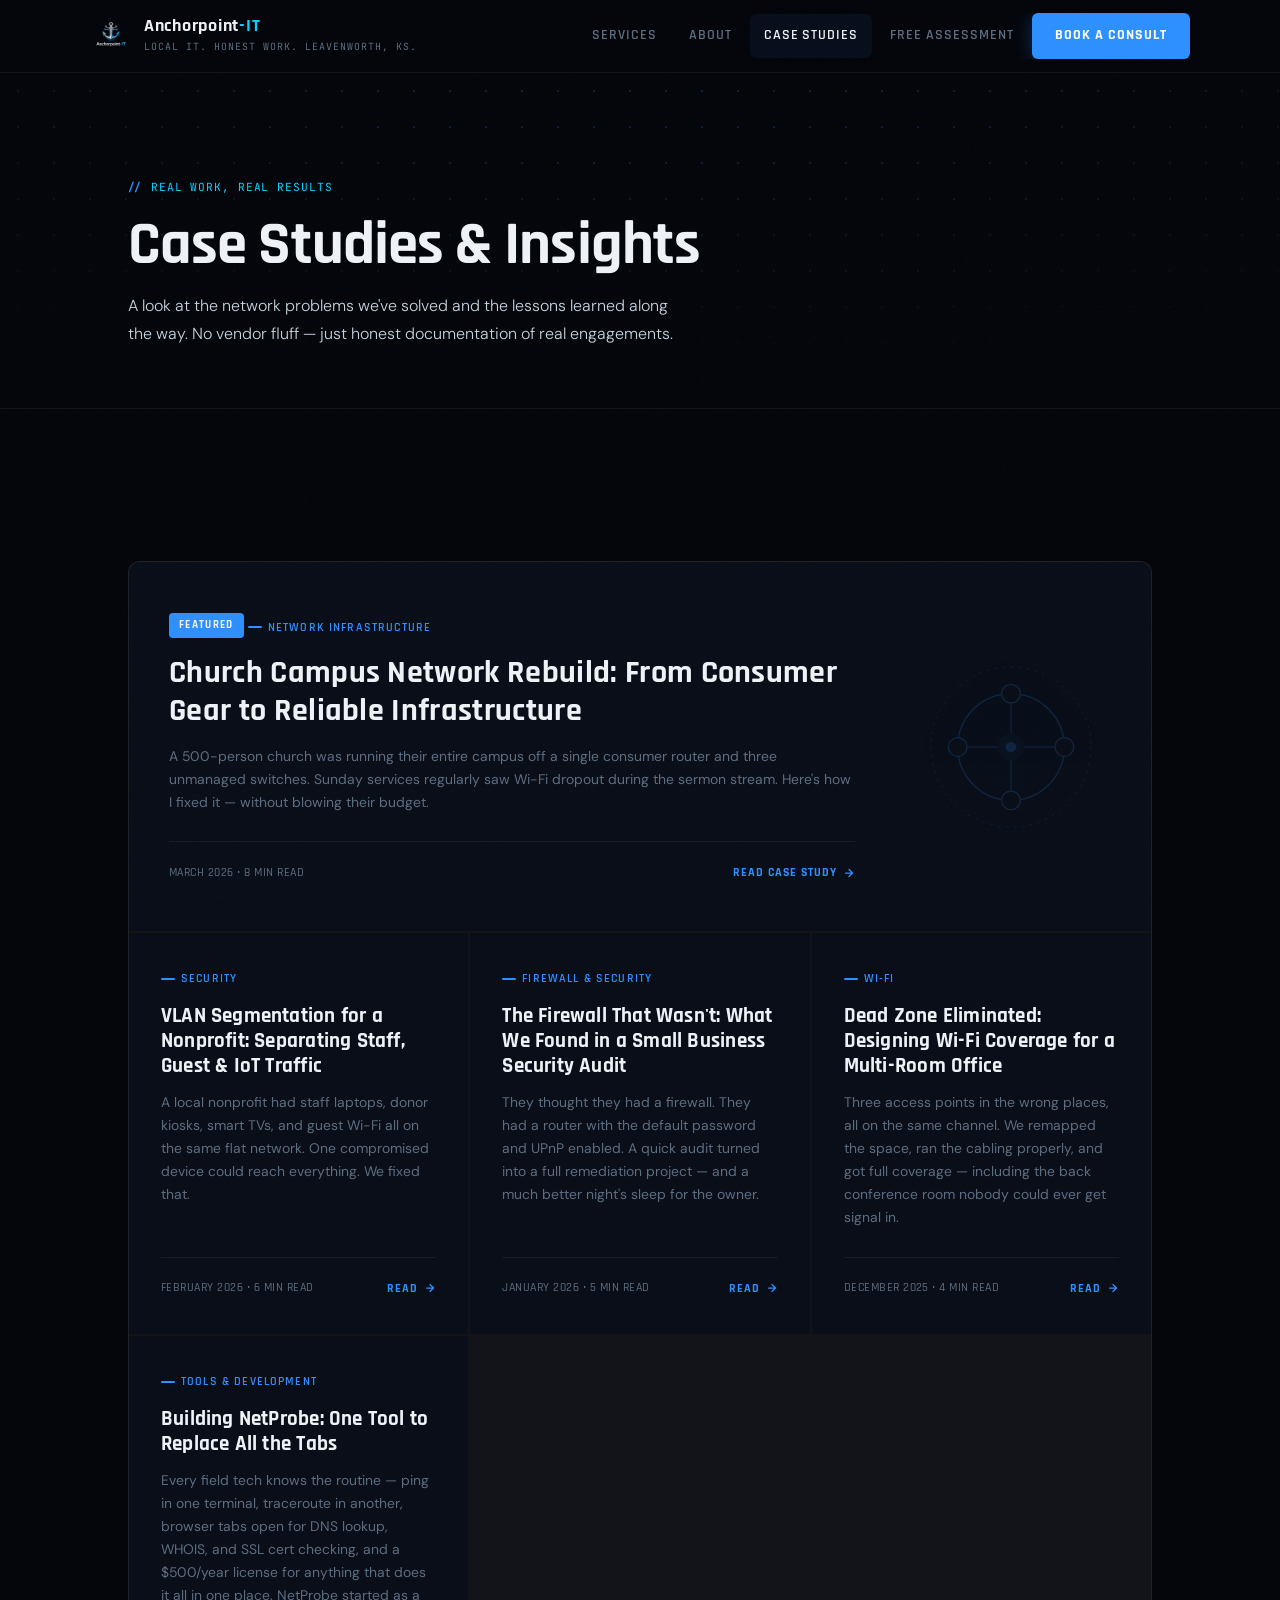
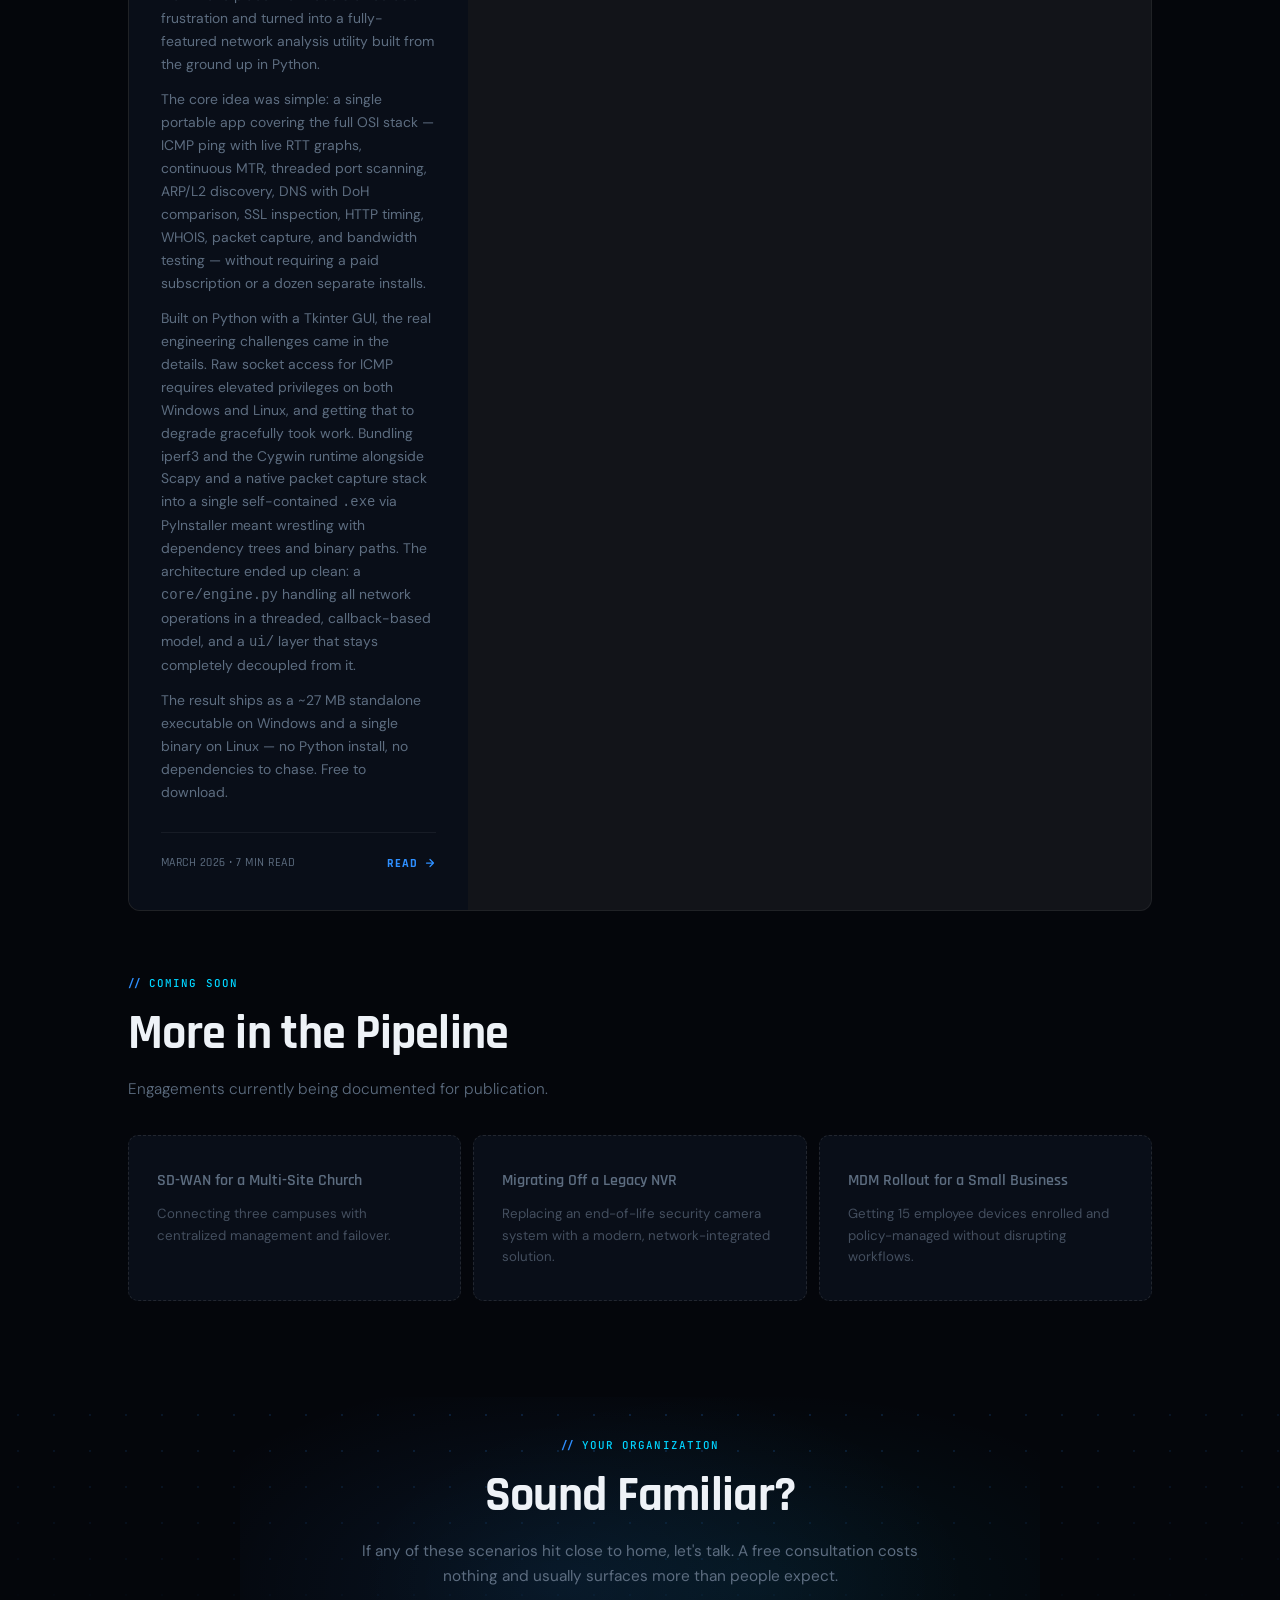
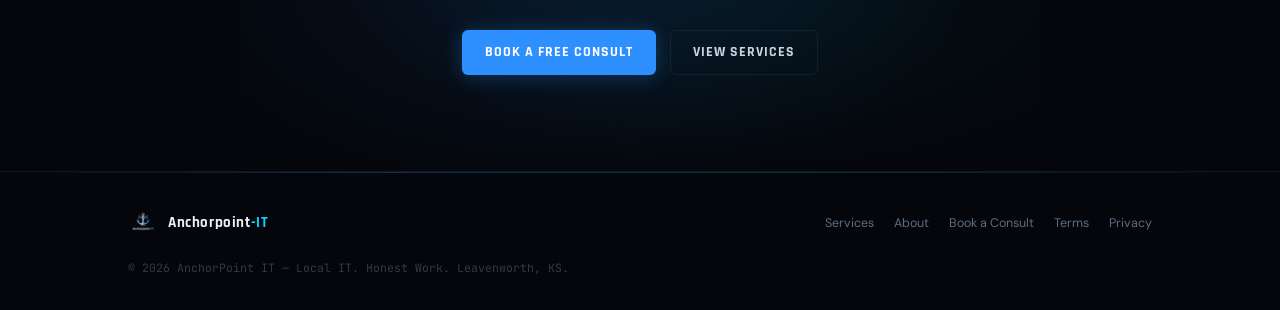
<file: blog.html>
<!doctype html>
<html lang="en">
<head>
  <meta charset="utf-8" />
  <meta name="viewport" content="width=device-width,initial-scale=1" />
  <title>Case Studies — AnchorPoint IT</title>
  <meta name="description" content="Real-world network infrastructure and IT security work from AnchorPoint IT in Leavenworth, KS." />
  <link rel="canonical" href="https://anchorpoint-it.com/blog.html" />
  <link rel="icon" type="image/png" sizes="32x32" href="assets/favicon-32.png">
  <link rel="preconnect" href="https://fonts.googleapis.com">
  <link rel="preconnect" href="https://fonts.gstatic.com" crossorigin>
  <link href="https://fonts.googleapis.com/css2?family=Rajdhani:wght@400;500;600;700&family=DM+Sans:ital,opsz,wght@0,9..40,300;0,9..40,400;0,9..40,500&display=swap" rel="stylesheet">
  <link rel="stylesheet" href="styles.css" />
  <style>
    /* ── BLOG-SPECIFIC STYLES ── */
    .blog-grid {
      display: grid;
      grid-template-columns: repeat(auto-fill, minmax(320px, 1fr));
      gap: 2px;
      background: var(--border);
      border: 1px solid var(--border);
      border-radius: 12px;
      overflow: hidden;
      margin-top: 56px;
    }

    .blog-card {
      background: var(--surface);
      padding: 36px 32px;
      display: flex;
      flex-direction: column;
      gap: 0;
      position: relative;
      overflow: hidden;
      transition: background 0.22s;
      text-decoration: none;
      color: inherit;
    }

    .blog-card:hover { background: var(--surface2); }

    .blog-card::after {
      content: '';
      position: absolute;
      bottom: 0; left: 0; right: 0;
      height: 2px;
      background: linear-gradient(90deg, transparent, var(--blue), transparent);
      transform: scaleX(0);
      transition: transform 0.3s;
    }

    .blog-card:hover::after { transform: scaleX(1); }

    .blog-tag {
      display: inline-flex;
      align-items: center;
      gap: 6px;
      font-family: 'Rajdhani', sans-serif;
      font-weight: 600;
      font-size: 0.72rem;
      letter-spacing: 0.1em;
      text-transform: uppercase;
      color: var(--blue);
      margin-bottom: 16px;
    }

    .blog-tag::before {
      content: '';
      display: block;
      width: 14px;
      height: 2px;
      background: var(--blue);
      border-radius: 2px;
    }

    .blog-card h2 {
      font-family: 'Rajdhani', sans-serif;
      font-weight: 700;
      font-size: 1.3rem;
      line-height: 1.2;
      letter-spacing: 0.01em;
      color: var(--white);
      margin-bottom: 12px;
    }

    .blog-card p {
      font-size: 0.87rem;
      color: var(--muted);
      line-height: 1.65;
      margin-bottom: 0;
      flex: 1;
      max-width: none;
    }

    .blog-card-footer {
      display: flex;
      align-items: center;
      justify-content: space-between;
      margin-top: 28px;
      padding-top: 20px;
      border-top: 1px solid var(--border);
    }

    .blog-meta {
      font-size: 0.76rem;
      color: var(--muted);
      font-family: 'Rajdhani', sans-serif;
      font-weight: 500;
      letter-spacing: 0.04em;
      text-transform: uppercase;
    }

    .blog-read-more {
      display: inline-flex;
      align-items: center;
      gap: 6px;
      font-family: 'Rajdhani', sans-serif;
      font-weight: 700;
      font-size: 0.78rem;
      letter-spacing: 0.08em;
      text-transform: uppercase;
      color: var(--blue);
      transition: gap 0.2s;
    }

    .blog-card:hover .blog-read-more { gap: 10px; }

    .blog-read-more svg { width: 12px; height: 12px; stroke: var(--blue); fill: none; stroke-width: 2.5; stroke-linecap: round; stroke-linejoin: round; }

    /* Featured post — spans full width */
    .blog-card.featured {
      grid-column: 1 / -1;
      flex-direction: row;
      gap: 56px;
      align-items: center;
      padding: 48px 40px;
    }

    .blog-card.featured .blog-card-body { flex: 1; }

    .blog-card.featured h2 {
      font-size: clamp(1.5rem, 2.5vw, 2.2rem);
      margin-bottom: 14px;
    }

    .blog-card.featured .featured-badge {
      display: inline-flex;
      align-items: center;
      gap: 6px;
      font-family: 'Rajdhani', sans-serif;
      font-weight: 700;
      font-size: 0.7rem;
      letter-spacing: 0.12em;
      text-transform: uppercase;
      color: var(--white);
      background: var(--blue);
      padding: 3px 10px;
      border-radius: 4px;
      margin-bottom: 16px;
    }

    .blog-card.featured .blog-visual {
      width: 200px;
      flex-shrink: 0;
      opacity: 0.18;
      filter: drop-shadow(0 0 30px rgba(46,143,255,0.5));
    }

    /* Coming soon state */
    .blog-coming-soon {
      background: var(--surface);
      border: 1px dashed rgba(255,255,255,0.1);
      border-radius: 10px;
      padding: 32px 28px;
      display: flex;
      flex-direction: column;
      gap: 8px;
    }

    .blog-coming-soon h3 {
      font-family: 'Rajdhani', sans-serif;
      font-weight: 600;
      font-size: 1rem;
      color: var(--muted);
      margin: 0;
    }

    .blog-coming-soon p {
      font-size: 0.83rem;
      color: rgba(107,122,141,0.6);
      max-width: none;
      margin: 0;
    }

    .upcoming-grid {
      display: grid;
      grid-template-columns: repeat(auto-fill, minmax(260px, 1fr));
      gap: 12px;
      margin-top: 32px;
    }

    @media (max-width: 680px) {
      .blog-card.featured { flex-direction: column; gap: 24px; }
      .blog-card.featured .blog-visual { display: none; }
    }
  </style>
</head>
<body>
  <header class="ap-header">
  <div class="ap-header-inner">
    <a href="index.html" class="ap-brand">
      <picture>
        <source type="image/webp" srcset="assets/logo-96.webp 96w, assets/logo-192.webp 192w" sizes="42px">
        <img src="assets/logo-96.webp" width="42" height="42" alt="AnchorPoint IT" class="ap-mark" decoding="async">
      </picture>
      <div class="ap-brand-text">
        <div class="ap-brand-name">Anchorpoint<span>-IT</span></div>
        <div class="ap-brand-tagline">Local IT. Honest Work. Leavenworth, KS.</div>
      </div>
    </a>

    <button class="nav-toggle" aria-label="Toggle navigation" aria-expanded="false" aria-controls="primary-nav">
      <span></span><span></span><span></span>
    </button>

    <nav class="ap-nav" id="primary-nav" aria-label="Primary navigation">
      <a href="services.html" data-nav="services">Services</a>
      <a href="about.html" data-nav="about">About</a>
      <a href="blog.html" data-nav="blog" class="active">Case Studies</a>
      <a href="assess.html" data-nav="assess">Free Assessment</a>
      <a class="ap-btn ap-btn--primary" href="consult.html">Book a Consult</a>
    </nav>
  </div>
</header>

<script>
  (function() {
    var toggle = document.querySelector('.nav-toggle');
    var nav = document.querySelector('.ap-nav');
    if (!toggle || !nav) return;
    toggle.addEventListener('click', function() {
      var open = nav.classList.toggle('is-open');
      toggle.setAttribute('aria-expanded', open);
    });
    document.addEventListener('click', function(e) {
      if (!e.target.closest('.ap-header')) {
        nav.classList.remove('is-open');
        toggle.setAttribute('aria-expanded', 'false');
      }
    });
  })();
</script>

  <div class="page-hero">
    <div class="grid-bg"></div>
    <div class="container page-hero-inner">
      <div class="page-hero-eyebrow">Real Work, Real Results</div>
      <h1 class="page-hero-title">Case Studies &amp; Insights</h1>
      <p class="page-hero-subtitle">A look at the network problems we've solved and the lessons learned along the way. No vendor fluff &mdash; just honest documentation of real engagements.</p>
    </div>
  </div>

  <main>
    <section class="ap-section">
      <div class="container">

        <div class="blog-grid">

          <!-- FEATURED -->
          <a href="#" class="blog-card featured" aria-label="Read: Church Network Rebuild">
            <div class="blog-card-body">
              <span class="featured-badge">Featured</span>
              <div class="blog-tag">Network Infrastructure</div>
              <h2>Church Campus Network Rebuild: From Consumer Gear to Reliable Infrastructure</h2>
              <p>A 500-person church was running their entire campus off a single consumer router and three unmanaged switches. Sunday services regularly saw Wi-Fi dropout during the sermon stream. Here's how I fixed it — without blowing their budget.</p>
              <div class="blog-card-footer">
                <span class="blog-meta">March 2026 &bull; 8 min read</span>
                <span class="blog-read-more">Read case study <svg viewBox="0 0 24 24"><path d="M5 12h14M12 5l7 7-7 7"/></svg></span>
              </div>
            </div>
            <svg class="blog-visual" viewBox="0 0 300 300" xmlns="http://www.w3.org/2000/svg" fill="none" aria-hidden="true">
              <circle cx="150" cy="150" r="80" stroke="#2e8fff" stroke-width="2"/>
              <circle cx="150" cy="150" r="120" stroke="#2e8fff" stroke-width="1" stroke-dasharray="4 8"/>
              <circle cx="150" cy="70" r="14" fill="#0d1117" stroke="#2e8fff" stroke-width="2"/>
              <circle cx="230" cy="150" r="14" fill="#0d1117" stroke="#2e8fff" stroke-width="2"/>
              <circle cx="70"  cy="150" r="14" fill="#0d1117" stroke="#2e8fff" stroke-width="2"/>
              <circle cx="150" cy="230" r="14" fill="#0d1117" stroke="#2e8fff" stroke-width="2"/>
              <circle cx="150" cy="150" r="20" fill="#2e8fff" opacity="0.15"/>
              <circle cx="150" cy="150" r="8"  fill="#2e8fff"/>
              <line x1="150" y1="84"  x2="150" y2="130" stroke="#2e8fff" stroke-width="1.5"/>
              <line x1="216" y1="150" x2="170" y2="150" stroke="#2e8fff" stroke-width="1.5"/>
              <line x1="84"  y1="150" x2="130" y2="150" stroke="#2e8fff" stroke-width="1.5"/>
              <line x1="150" y1="216" x2="150" y2="170" stroke="#2e8fff" stroke-width="1.5"/>
            </svg>
          </a>

          <!-- CARD 2 -->
          <a href="#" class="blog-card" aria-label="Read: VLAN segmentation for a nonprofit">
            <div class="blog-tag">Security</div>
            <h2>VLAN Segmentation for a Nonprofit: Separating Staff, Guest &amp; IoT Traffic</h2>
            <p>A local nonprofit had staff laptops, donor kiosks, smart TVs, and guest Wi-Fi all on the same flat network. One compromised device could reach everything. We fixed that.</p>
            <div class="blog-card-footer">
              <span class="blog-meta">February 2026 &bull; 6 min read</span>
              <span class="blog-read-more">Read <svg viewBox="0 0 24 24"><path d="M5 12h14M12 5l7 7-7 7"/></svg></span>
            </div>
          </a>

          <!-- CARD 3 -->
          <a href="#" class="blog-card" aria-label="Read: Firewall audit for a small business">
            <div class="blog-tag">Firewall &amp; Security</div>
            <h2>The Firewall That Wasn't: What We Found in a Small Business Security Audit</h2>
            <p>They thought they had a firewall. They had a router with the default password and UPnP enabled. A quick audit turned into a full remediation project &mdash; and a much better night's sleep for the owner.</p>
            <div class="blog-card-footer">
              <span class="blog-meta">January 2026 &bull; 5 min read</span>
              <span class="blog-read-more">Read <svg viewBox="0 0 24 24"><path d="M5 12h14M12 5l7 7-7 7"/></svg></span>
            </div>
          </a>

          <!-- CARD 4 -->
          <a href="#" class="blog-card" aria-label="Read: Wi-Fi dead zone elimination">
            <div class="blog-tag">Wi-Fi</div>
            <h2>Dead Zone Eliminated: Designing Wi-Fi Coverage for a Multi-Room Office</h2>
            <p>Three access points in the wrong places, all on the same channel. We remapped the space, ran the cabling properly, and got full coverage &mdash; including the back conference room nobody could ever get signal in.</p>
            <div class="blog-card-footer">
              <span class="blog-meta">December 2025 &bull; 4 min read</span>
              <span class="blog-read-more">Read <svg viewBox="0 0 24 24"><path d="M5 12h14M12 5l7 7-7 7"/></svg></span>
            </div>
          </a>

          <!-- CARD 5 — NetProbe Dev Story -->
          <a href="https://github.com/ggriffi/_NetworkApp/tree/main" target="_blank" rel="noopener noreferrer" class="blog-card" aria-label="Read: Building NetProbe">
            <div class="blog-tag">Tools &amp; Development</div>
            <h2>Building NetProbe: One Tool to Replace All the Tabs</h2>
            <p>Every field tech knows the routine &mdash; ping in one terminal, traceroute in another, browser tabs open for DNS lookup, WHOIS, and SSL cert checking, and a $500/year license for anything that does it all in one place. NetProbe started as a frustration and turned into a fully-featured network analysis utility built from the ground up in Python.</p>
            <p style="margin-top: 12px;">The core idea was simple: a single portable app covering the full OSI stack &mdash; ICMP ping with live RTT graphs, continuous MTR, threaded port scanning, ARP/L2 discovery, DNS with DoH comparison, SSL inspection, HTTP timing, WHOIS, packet capture, and bandwidth testing &mdash; without requiring a paid subscription or a dozen separate installs.</p>
            <p style="margin-top: 12px;">Built on Python with a Tkinter GUI, the real engineering challenges came in the details. Raw socket access for ICMP requires elevated privileges on both Windows and Linux, and getting that to degrade gracefully took work. Bundling iperf3 and the Cygwin runtime alongside Scapy and a native packet capture stack into a single self-contained <code>.exe</code> via PyInstaller meant wrestling with dependency trees and binary paths. The architecture ended up clean: a <code>core/engine.py</code> handling all network operations in a threaded, callback-based model, and a <code>ui/</code> layer that stays completely decoupled from it.</p>
            <p style="margin-top: 12px;">The result ships as a ~27 MB standalone executable on Windows and a single binary on Linux &mdash; no Python install, no dependencies to chase. Free to download.</p>
            <div class="blog-card-footer">
              <span class="blog-meta">March 2026 &bull; 7 min read</span>
              <span class="blog-read-more">Read <svg viewBox="0 0 24 24"><path d="M5 12h14M12 5l7 7-7 7"/></svg></span>
            </div>
          </a>

        </div>

        <!-- COMING SOON -->
        <div style="margin-top: 64px;">
          <div class="section-label">Coming Soon</div>
          <h2>More in the Pipeline</h2>
          <p class="section-sub" style="margin-bottom: 0;">Engagements currently being documented for publication.</p>
          <div class="upcoming-grid">
            <div class="blog-coming-soon">
              <h3>SD-WAN for a Multi-Site Church</h3>
              <p>Connecting three campuses with centralized management and failover.</p>
            </div>
            <div class="blog-coming-soon">
              <h3>Migrating Off a Legacy NVR</h3>
              <p>Replacing an end-of-life security camera system with a modern, network-integrated solution.</p>
            </div>
            <div class="blog-coming-soon">
              <h3>MDM Rollout for a Small Business</h3>
              <p>Getting 15 employee devices enrolled and policy-managed without disrupting workflows.</p>
            </div>
          </div>
        </div>

      </div>
    </section>

    <!-- CTA -->
    <section class="ap-section cta-section" style="padding-top: 40px;">
      <div class="grid-bg"></div>
      <div class="cta-glow"></div>
      <div class="cta-inner">
        <div class="section-label" style="justify-content:center;">Your Organization</div>
        <h2>Sound Familiar?</h2>
        <p>If any of these scenarios hit close to home, let's talk. A free consultation costs nothing and usually surfaces more than people expect.</p>
        <div class="cta-actions">
          <a href="consult.html" class="ap-btn ap-btn--primary">Book a Free Consult</a>
          <a href="services.html" class="ap-btn ap-btn--ghost">View Services</a>
        </div>
      </div>
    </section>
  </main>

  <footer class="site-footer">
  <div class="footer-inner">
    <div class="footer-left">
      <img src="assets/logo-64.png" alt="AnchorPoint IT" class="footer-logo">
      <span class="footer-brand-name">Anchorpoint<span>-IT</span></span>
    </div>
    <nav class="footer-links" aria-label="Footer navigation">
      <a href="services.html">Services</a>
      <a href="about.html">About</a>
      <a href="consult.html">Book a Consult</a>
      <a href="legal/terms.html">Terms</a>
      <a href="legal/privacy.html">Privacy</a>
    </nav>
    <p class="footer-copy">&copy; 2026 AnchorPoint IT &mdash; Local IT. Honest Work. Leavenworth, KS.</p>
  </div>
</footer>
</body>
</html>
</file>
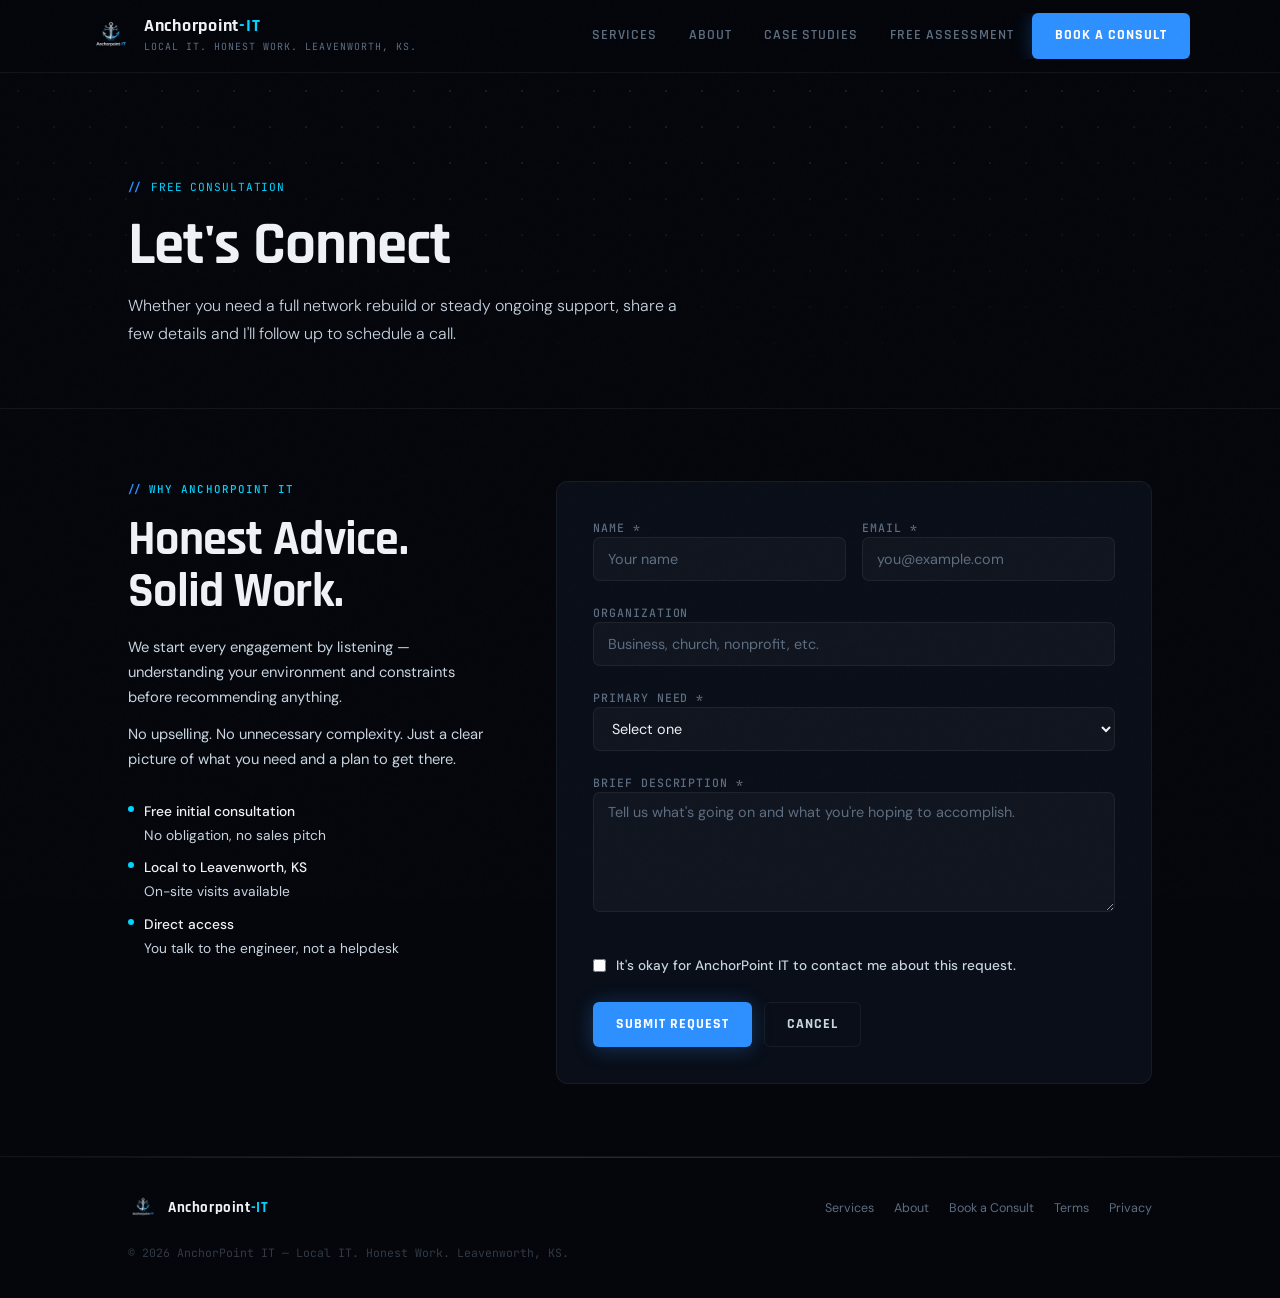
<file: consult.html>
<!doctype html>
<html lang="en">
<head>
  <meta charset="utf-8" />
  <meta name="viewport" content="width=device-width,initial-scale=1" />
  <title>Book a Consult — AnchorPoint IT</title>
  <meta name="description" content="Book a free consultation with AnchorPoint IT. Share a few details and we'll follow up to schedule a call." />
  <link rel="canonical" href="https://anchorpoint-it.com/consult.html" />
  <link rel="icon" type="image/png" sizes="32x32" href="assets/favicon-32.png">
  <link rel="preconnect" href="https://fonts.googleapis.com">
  <link rel="preconnect" href="https://fonts.gstatic.com" crossorigin>
  <link href="https://fonts.googleapis.com/css2?family=Rajdhani:wght@400;500;600;700&family=DM+Sans:ital,opsz,wght@0,9..40,300;0,9..40,400;0,9..40,500&display=swap" rel="stylesheet">
  <link rel="stylesheet" href="styles.css" />
</head>
<body>
  <header class="ap-header">
  <div class="ap-header-inner">
    <a href="index.html" class="ap-brand">
      <picture>
        <source type="image/webp" srcset="assets/logo-96.webp 96w, assets/logo-192.webp 192w" sizes="42px">
        <img src="assets/logo-96.webp" width="42" height="42" alt="AnchorPoint IT" class="ap-mark" decoding="async">
      </picture>
      <div class="ap-brand-text">
        <div class="ap-brand-name">Anchorpoint<span>-IT</span></div>
        <div class="ap-brand-tagline">Local IT. Honest Work. Leavenworth, KS.</div>
      </div>
    </a>

    <button class="nav-toggle" aria-label="Toggle navigation" aria-expanded="false" aria-controls="primary-nav">
      <span></span><span></span><span></span>
    </button>

    <nav class="ap-nav" id="primary-nav" aria-label="Primary navigation">
      <a href="services.html" data-nav="services">Services</a>
      <a href="about.html" data-nav="about">About</a>
      <a href="blog.html" data-nav="blog">Case Studies</a>
      <a href="assess.html" data-nav="assess">Free Assessment</a>
      <a class="ap-btn ap-btn--primary" href="consult.html">Book a Consult</a>
    </nav>
  </div>
</header>

<script>
  (function() {
    var toggle = document.querySelector('.nav-toggle');
    var nav = document.querySelector('.ap-nav');
    if (!toggle || !nav) return;
    toggle.addEventListener('click', function() {
      var open = nav.classList.toggle('is-open');
      toggle.setAttribute('aria-expanded', open);
    });
    document.addEventListener('click', function(e) {
      if (!e.target.closest('.ap-header')) {
        nav.classList.remove('is-open');
        toggle.setAttribute('aria-expanded', 'false');
      }
    });
  })();
</script>

  <div class="page-hero">
    <div class="grid-bg"></div>
    <div class="container page-hero-inner">
      <div class="page-hero-eyebrow">Free Consultation</div>
      <h1 class="page-hero-title">Let's Connect</h1>
      <p class="page-hero-subtitle">Whether you need a full network rebuild or steady ongoing support, share a few details and I'll follow up to schedule a call.</p>
    </div>
  </div>

  <main>
    <section class="content-section">
      <div class="container">
        <div id="sent" style="display:none; margin-bottom:24px; padding:16px 20px; background:rgba(46,143,255,0.1); border:1px solid rgba(46,143,255,0.25); border-radius:8px; color:var(--blue); font-size:0.9rem;">
          ✓ Thanks — your request was sent. I'll follow up within one business day.
        </div>

        <div class="consult-layout">
          <div class="consult-aside">
            <div class="section-label">Why AnchorPoint IT</div>
            <h2>Honest Advice. Solid Work.</h2>
            <p>We start every engagement by listening &mdash; understanding your environment and constraints before recommending anything.</p>
            <p>No upselling. No unnecessary complexity. Just a clear picture of what you need and a plan to get there.</p>
            <div class="consult-aside-tags">
              <div class="consult-aside-tag">
                <div class="consult-aside-tag-dot"></div>
                <div>
                  <strong>Free initial consultation</strong>
                  No obligation, no sales pitch
                </div>
              </div>
              <div class="consult-aside-tag">
                <div class="consult-aside-tag-dot"></div>
                <div>
                  <strong>Local to Leavenworth, KS</strong>
                  On-site visits available
                </div>
              </div>
              <div class="consult-aside-tag">
                <div class="consult-aside-tag-dot"></div>
                <div>
                  <strong>Direct access</strong>
                  You talk to the engineer, not a helpdesk
                </div>
              </div>
            </div>
          </div>

          <form method="post" action="https://8c4c4c9c.anchorpoint-d03.pages.dev/api/lead" class="ap-form" accept-charset="UTF-8">
            <div class="ap-grid">
              <label>
                Name *
                <input name="name" required autocomplete="name" placeholder="Your name">
              </label>
              <label>
                Email *
                <input type="email" name="email" required autocomplete="email" placeholder="you@example.com">
              </label>
              <label class="ap-span-2">
                Organization
                <input name="org" autocomplete="organization" placeholder="Business, church, nonprofit, etc.">
              </label>
              <label class="ap-span-2">
                Primary Need *
                <select name="service" required>
                  <option value="" selected disabled>Select one</option>
                  <option>Network / Wi-Fi reliability</option>
                  <option>Firewall / VLAN segmentation</option>
                  <option>Security hardening</option>
                  <option>New setup / rebuild</option>
                  <option>Ongoing support</option>
                  <option>Other</option>
                </select>
              </label>
              <label class="ap-span-2">
                Brief description *
                <textarea name="message" rows="4" required placeholder="Tell us what's going on and what you're hoping to accomplish."></textarea>
              </label>
              <div class="ap-span-2">
                <div class="cf-turnstile" data-sitekey="0x4AAAAAACV1WwE9kUwzIFMg"></div>
              </div>
              <div class="ap-span-2 ap-check">
                <input type="checkbox" name="consent" required id="consent">
                <label for="consent" style="text-transform:none;font-family:'DM Sans',sans-serif;font-size:0.85rem;color:var(--silver);letter-spacing:0;margin-bottom:0;">
                  It's okay for AnchorPoint IT to contact me about this request.
                </label>
              </div>
            </div>
            <div style="margin-top:24px; display:flex; gap:12px; flex-wrap:wrap;">
              <button class="ap-btn ap-btn--primary" type="submit">Submit Request</button>
              <a class="ap-btn ap-btn--ghost" href="index.html">Cancel</a>
            </div>
          </form>
        </div>
      </div>
    </section>
  </main>

  <footer class="site-footer">
  <div class="footer-inner">
    <div class="footer-left">
      <img src="assets/logo-64.png" alt="AnchorPoint IT" class="footer-logo">
      <span class="footer-brand-name">Anchorpoint<span>-IT</span></span>
    </div>
    <nav class="footer-links" aria-label="Footer navigation">
      <a href="services.html">Services</a>
      <a href="about.html">About</a>
      <a href="consult.html">Book a Consult</a>
      <a href="legal/terms.html">Terms</a>
      <a href="legal/privacy.html">Privacy</a>
    </nav>
    <p class="footer-copy">&copy; 2026 AnchorPoint IT &mdash; Local IT. Honest Work. Leavenworth, KS.</p>
  </div>
</footer>
  <script src="https://challenges.cloudflare.com/turnstile/v0/api.js" async defer></script>
  <script>
    const params = new URLSearchParams(location.search);
    if (params.get("sent") === "1") document.getElementById("sent").style.display = "block";
  </script>
</body>
</html>
</file>
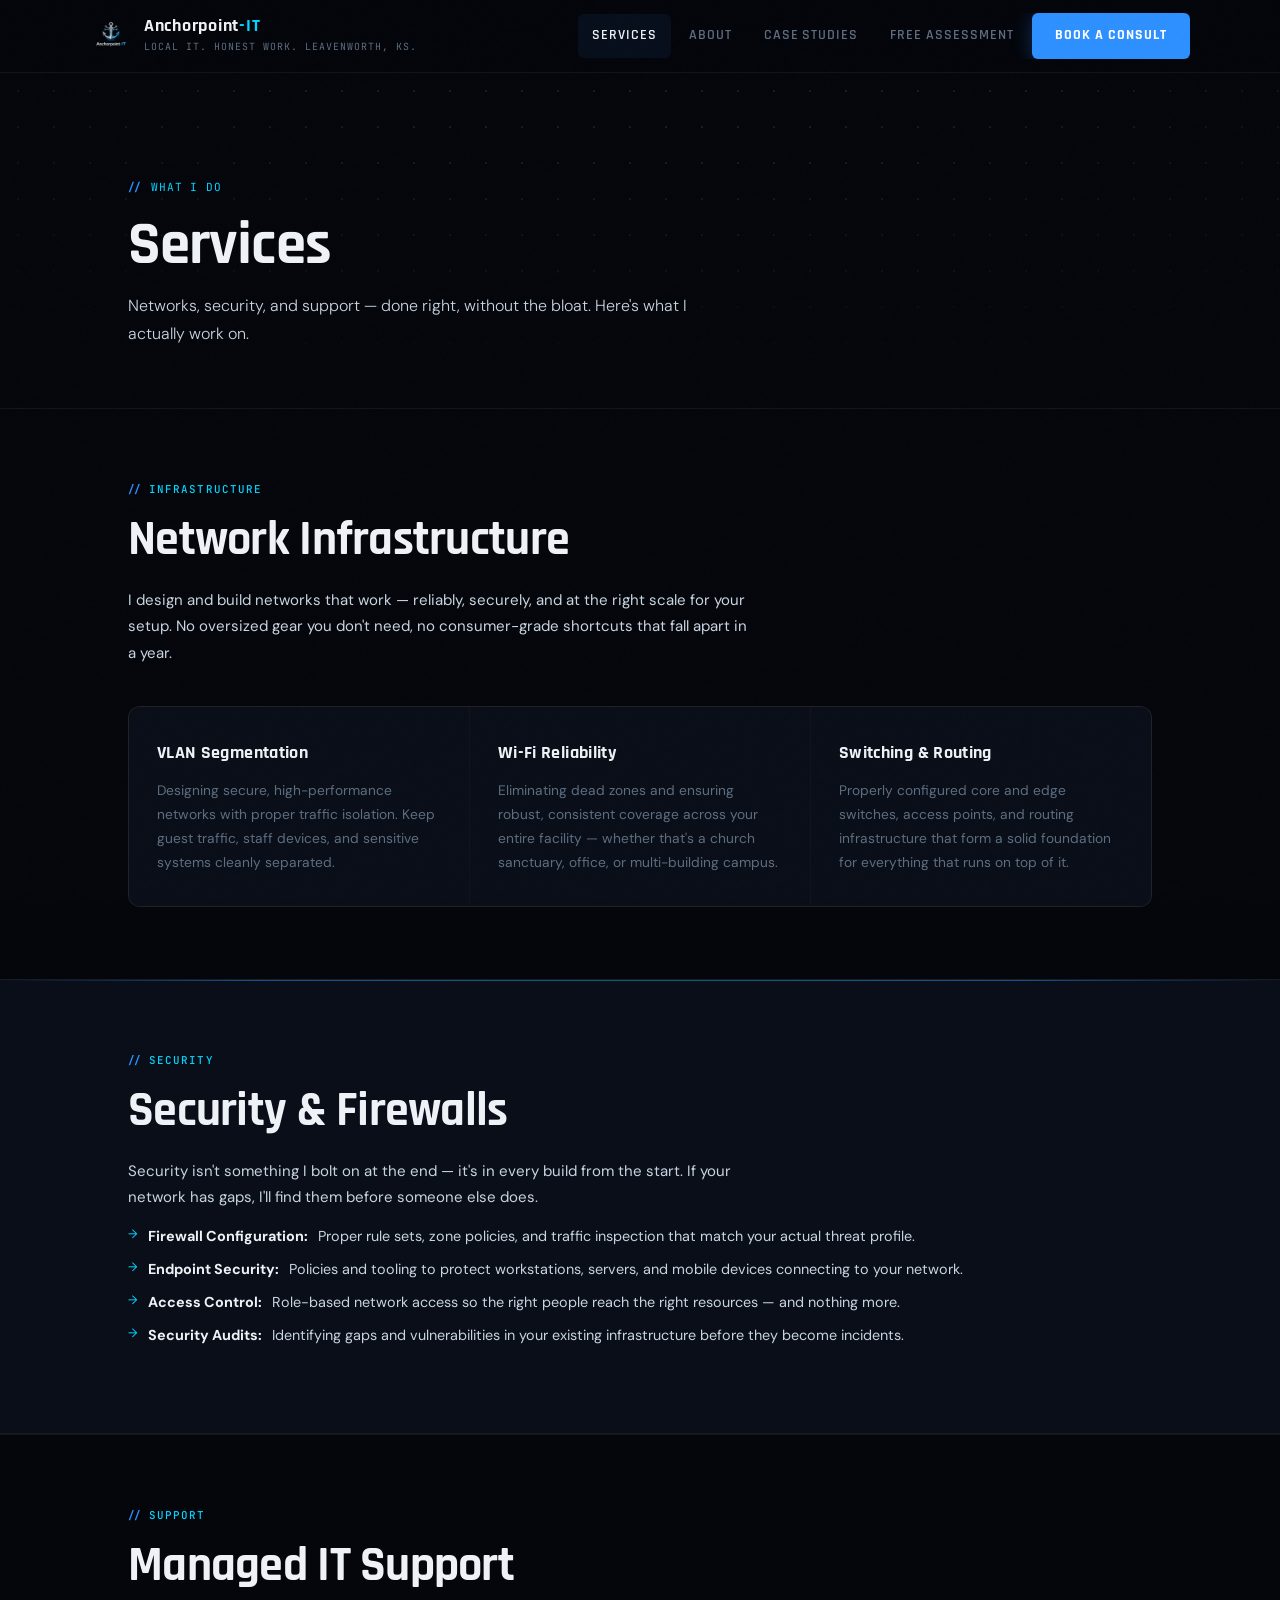
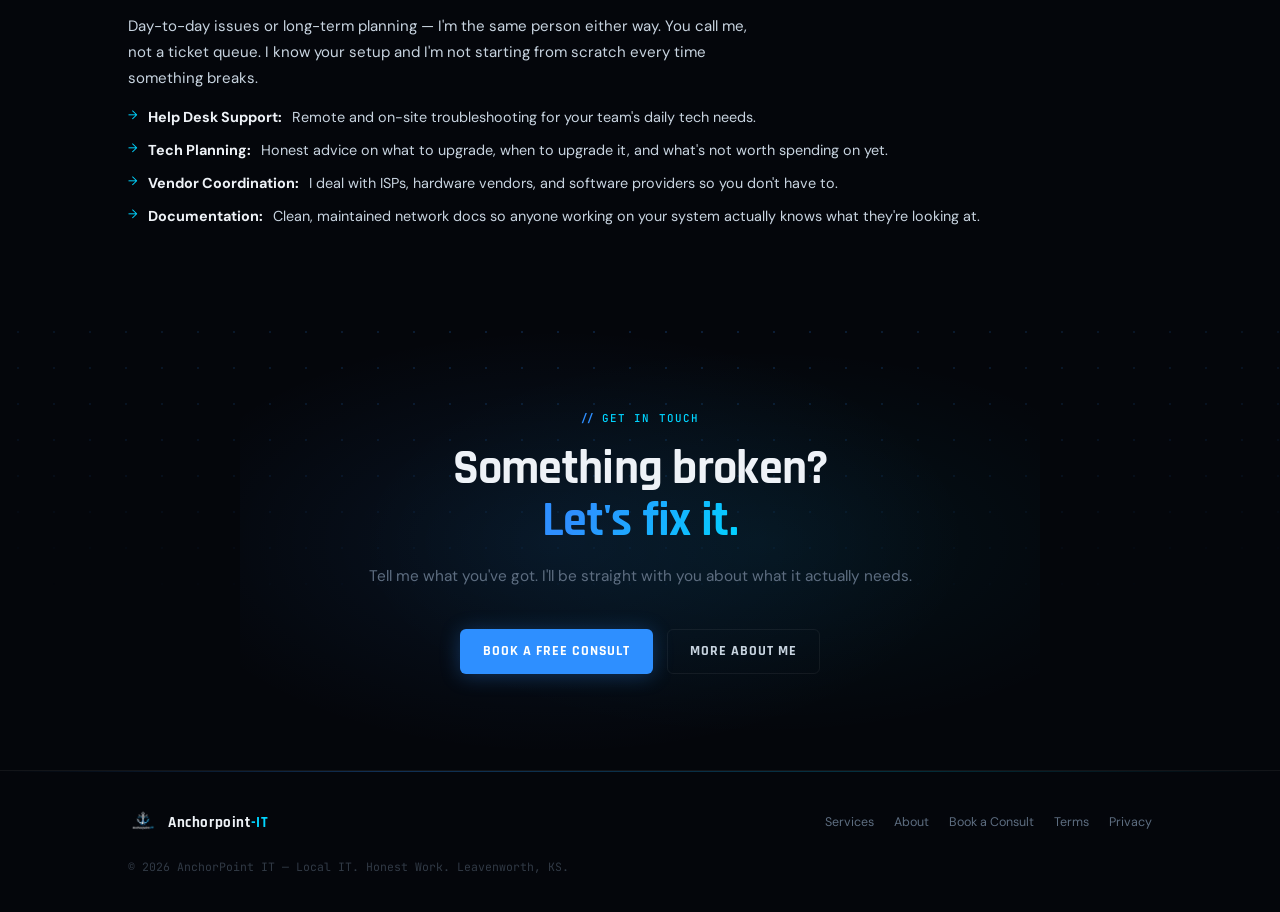
<file: services.html>
<!doctype html>
<html lang="en">
<head>
  <meta charset="utf-8" />
  <meta name="viewport" content="width=device-width,initial-scale=1" />
  <title>Services — AnchorPoint IT</title>
  <meta name="description" content="Network infrastructure, security, and managed IT support for small businesses, nonprofits, and churches in Leavenworth, KS." />
  <link rel="canonical" href="https://anchorpoint-it.com/services.html" />
  <link rel="icon" type="image/png" sizes="32x32" href="assets/favicon-32.png">
  <link rel="preconnect" href="https://fonts.googleapis.com">
  <link rel="preconnect" href="https://fonts.gstatic.com" crossorigin>
  <link href="https://fonts.googleapis.com/css2?family=Rajdhani:wght@400;500;600;700&family=DM+Sans:ital,opsz,wght@0,9..40,300;0,9..40,400;0,9..40,500&display=swap" rel="stylesheet">
  <link rel="stylesheet" href="styles.css" />
</head>
<body>
  <header class="ap-header">
  <div class="ap-header-inner">
    <a href="index.html" class="ap-brand">
      <picture>
        <source type="image/webp" srcset="assets/logo-96.webp 96w, assets/logo-192.webp 192w" sizes="42px">
        <img src="assets/logo-96.webp" width="42" height="42" alt="AnchorPoint IT" class="ap-mark" decoding="async">
      </picture>
      <div class="ap-brand-text">
        <div class="ap-brand-name">Anchorpoint<span>-IT</span></div>
        <div class="ap-brand-tagline">Local IT. Honest Work. Leavenworth, KS.</div>
      </div>
    </a>

    <button class="nav-toggle" aria-label="Toggle navigation" aria-expanded="false" aria-controls="primary-nav">
      <span></span><span></span><span></span>
    </button>

    <nav class="ap-nav" id="primary-nav" aria-label="Primary navigation">
      <a href="services.html" data-nav="services" class="active">Services</a>
      <a href="about.html" data-nav="about">About</a>
      <a href="blog.html" data-nav="blog">Case Studies</a>
      <a href="assess.html" data-nav="assess">Free Assessment</a>
      <a class="ap-btn ap-btn--primary" href="consult.html">Book a Consult</a>
    </nav>
  </div>
</header>

<script>
  (function() {
    var toggle = document.querySelector('.nav-toggle');
    var nav = document.querySelector('.ap-nav');
    if (!toggle || !nav) return;
    toggle.addEventListener('click', function() {
      var open = nav.classList.toggle('is-open');
      toggle.setAttribute('aria-expanded', open);
    });
    document.addEventListener('click', function(e) {
      if (!e.target.closest('.ap-header')) {
        nav.classList.remove('is-open');
        toggle.setAttribute('aria-expanded', 'false');
      }
    });
  })();
</script>

  <div class="page-hero">
    <div class="grid-bg"></div>
    <div class="container page-hero-inner">
      <div class="page-hero-eyebrow">What I Do</div>
      <h1 class="page-hero-title">Services</h1>
      <p class="page-hero-subtitle">Networks, security, and support — done right, without the bloat. Here's what I actually work on.</p>
    </div>
  </div>

  <main>
    <section class="content-section">
      <div class="container">
        <div class="section-label">Infrastructure</div>
        <h2>Network Infrastructure</h2>
        <p>I design and build networks that work — reliably, securely, and at the right scale for your setup. No oversized gear you don't need, no consumer-grade shortcuts that fall apart in a year.</p>
        <div class="feature-grid">
          <div class="feature-card">
            <h3>VLAN Segmentation</h3>
            <p>Designing secure, high-performance networks with proper traffic isolation. Keep guest traffic, staff devices, and sensitive systems cleanly separated.</p>
          </div>
          <div class="feature-card">
            <h3>Wi-Fi Reliability</h3>
            <p>Eliminating dead zones and ensuring robust, consistent coverage across your entire facility — whether that's a church sanctuary, office, or multi-building campus.</p>
          </div>
          <div class="feature-card">
            <h3>Switching &amp; Routing</h3>
            <p>Properly configured core and edge switches, access points, and routing infrastructure that form a solid foundation for everything that runs on top of it.</p>
          </div>
        </div>
      </div>
    </section>

    <section class="content-section ap-section--alt">
      <div class="container">
        <div class="section-label">Security</div>
        <h2>Security &amp; Firewalls</h2>
        <p>Security isn't something I bolt on at the end — it's in every build from the start. If your network has gaps, I'll find them before someone else does.</p>
        <ul>
          <li><strong>Firewall Configuration:</strong> Proper rule sets, zone policies, and traffic inspection that match your actual threat profile.</li>
          <li><strong>Endpoint Security:</strong> Policies and tooling to protect workstations, servers, and mobile devices connecting to your network.</li>
          <li><strong>Access Control:</strong> Role-based network access so the right people reach the right resources — and nothing more.</li>
          <li><strong>Security Audits:</strong> Identifying gaps and vulnerabilities in your existing infrastructure before they become incidents.</li>
        </ul>
      </div>
    </section>

    <section class="content-section">
      <div class="container">
        <div class="section-label">Support</div>
        <h2>Managed IT Support</h2>
        <p>Day-to-day issues or long-term planning — I'm the same person either way. You call me, not a ticket queue. I know your setup and I'm not starting from scratch every time something breaks.</p>
        <ul>
          <li><strong>Help Desk Support:</strong> Remote and on-site troubleshooting for your team's daily tech needs.</li>
          <li><strong>Tech Planning:</strong> Honest advice on what to upgrade, when to upgrade it, and what's not worth spending on yet.</li>
          <li><strong>Vendor Coordination:</strong> I deal with ISPs, hardware vendors, and software providers so you don't have to.</li>
          <li><strong>Documentation:</strong> Clean, maintained network docs so anyone working on your system actually knows what they're looking at.</li>
        </ul>
      </div>
    </section>

    <section class="ap-section cta-section">
      <div class="grid-bg"></div>
      <div class="cta-glow"></div>
      <div class="cta-inner">
        <div class="section-label" style="justify-content:center;">Get in Touch</div>
        <h2>Something broken?<br><em>Let's fix it.</em></h2>
        <p>Tell me what you've got. I'll be straight with you about what it actually needs.</p>
        <div class="cta-actions">
          <a href="consult.html" class="ap-btn ap-btn--primary">Book a Free Consult</a>
          <a href="about.html" class="ap-btn ap-btn--ghost">More About Me</a>
        </div>
      </div>
    </section>
  </main>

  <footer class="site-footer">
  <div class="footer-inner">
    <div class="footer-left">
      <img src="assets/logo-64.png" alt="AnchorPoint IT" class="footer-logo">
      <span class="footer-brand-name">Anchorpoint<span>-IT</span></span>
    </div>
    <nav class="footer-links" aria-label="Footer navigation">
      <a href="services.html">Services</a>
      <a href="about.html">About</a>
      <a href="consult.html">Book a Consult</a>
      <a href="legal/terms.html">Terms</a>
      <a href="legal/privacy.html">Privacy</a>
    </nav>
    <p class="footer-copy">&copy; 2026 AnchorPoint IT &mdash; Local IT. Honest Work. Leavenworth, KS.</p>
  </div>
</footer>
</body>
</html>
</file>
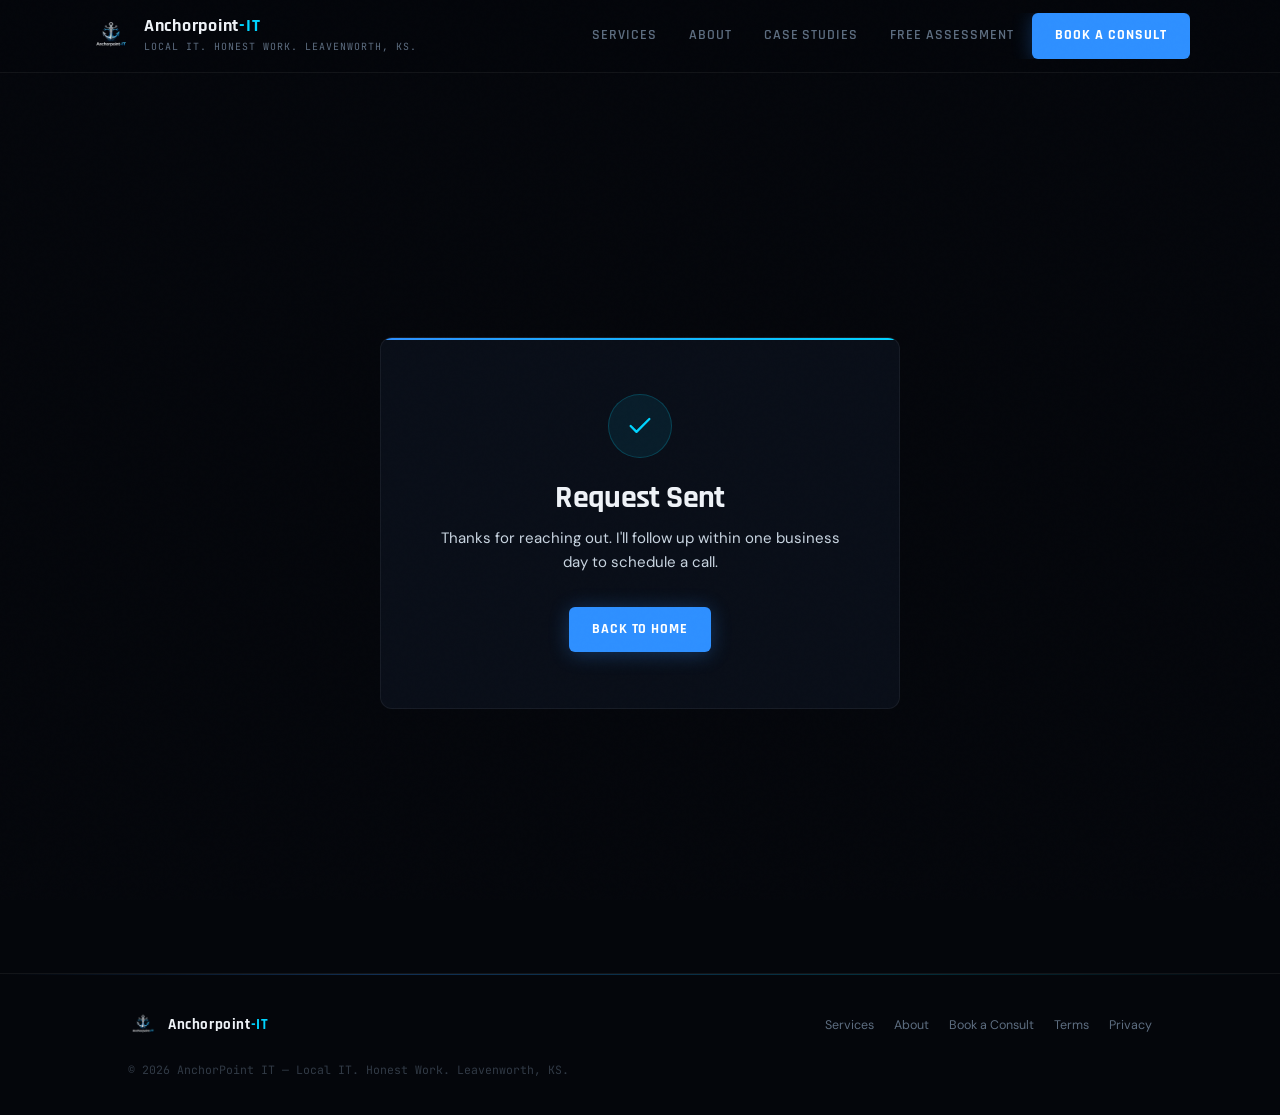
<file: success.html>
<!doctype html>
<html lang="en">
<head>
  <meta charset="utf-8" />
  <meta name="viewport" content="width=device-width,initial-scale=1" />
  <title>Request Sent — AnchorPoint IT</title>
  <link rel="icon" type="image/png" sizes="32x32" href="assets/favicon-32.png">
  <link rel="preconnect" href="https://fonts.googleapis.com">
  <link rel="preconnect" href="https://fonts.gstatic.com" crossorigin>
  <link href="https://fonts.googleapis.com/css2?family=Rajdhani:wght@400;500;600;700&family=DM+Sans:ital,opsz,wght@0,9..40,300;0,9..40,400;0,9..40,500&display=swap" rel="stylesheet">
  <link rel="stylesheet" href="styles.css" />
</head>
<body>
  <header class="ap-header">
  <div class="ap-header-inner">
    <a href="index.html" class="ap-brand">
      <picture>
        <source type="image/webp" srcset="assets/logo-96.webp 96w, assets/logo-192.webp 192w" sizes="42px">
        <img src="assets/logo-96.webp" width="42" height="42" alt="AnchorPoint IT" class="ap-mark" decoding="async">
      </picture>
      <div class="ap-brand-text">
        <div class="ap-brand-name">Anchorpoint<span>-IT</span></div>
        <div class="ap-brand-tagline">Local IT. Honest Work. Leavenworth, KS.</div>
      </div>
    </a>

    <button class="nav-toggle" aria-label="Toggle navigation" aria-expanded="false" aria-controls="primary-nav">
      <span></span><span></span><span></span>
    </button>

    <nav class="ap-nav" id="primary-nav" aria-label="Primary navigation">
      <a href="services.html" data-nav="services">Services</a>
      <a href="about.html" data-nav="about">About</a>
      <a href="blog.html" data-nav="blog">Case Studies</a>
      <a href="assess.html" data-nav="assess">Free Assessment</a>
      <a class="ap-btn ap-btn--primary" href="consult.html">Book a Consult</a>
    </nav>
  </div>
</header>

<script>
  (function() {
    var toggle = document.querySelector('.nav-toggle');
    var nav = document.querySelector('.ap-nav');
    if (!toggle || !nav) return;
    toggle.addEventListener('click', function() {
      var open = nav.classList.toggle('is-open');
      toggle.setAttribute('aria-expanded', open);
    });
    document.addEventListener('click', function(e) {
      if (!e.target.closest('.ap-header')) {
        nav.classList.remove('is-open');
        toggle.setAttribute('aria-expanded', 'false');
      }
    });
  })();
</script>
  <main class="success-wrap">
    <div class="success-card">
      <div class="success-icon">
        <svg viewBox="0 0 24 24"><polyline points="20 6 9 17 4 12"/></svg>
      </div>
      <h1>Request Sent</h1>
      <p>Thanks for reaching out. I'll follow up within one business day to schedule a call.</p>
      <a href="index.html" class="ap-btn ap-btn--primary">Back to Home</a>
    </div>
  </main>
  <footer class="site-footer">
  <div class="footer-inner">
    <div class="footer-left">
      <img src="assets/logo-64.png" alt="AnchorPoint IT" class="footer-logo">
      <span class="footer-brand-name">Anchorpoint<span>-IT</span></span>
    </div>
    <nav class="footer-links" aria-label="Footer navigation">
      <a href="services.html">Services</a>
      <a href="about.html">About</a>
      <a href="consult.html">Book a Consult</a>
      <a href="legal/terms.html">Terms</a>
      <a href="legal/privacy.html">Privacy</a>
    </nav>
    <p class="footer-copy">&copy; 2026 AnchorPoint IT &mdash; Local IT. Honest Work. Leavenworth, KS.</p>
  </div>
</footer>
</body>
</html>
</file>
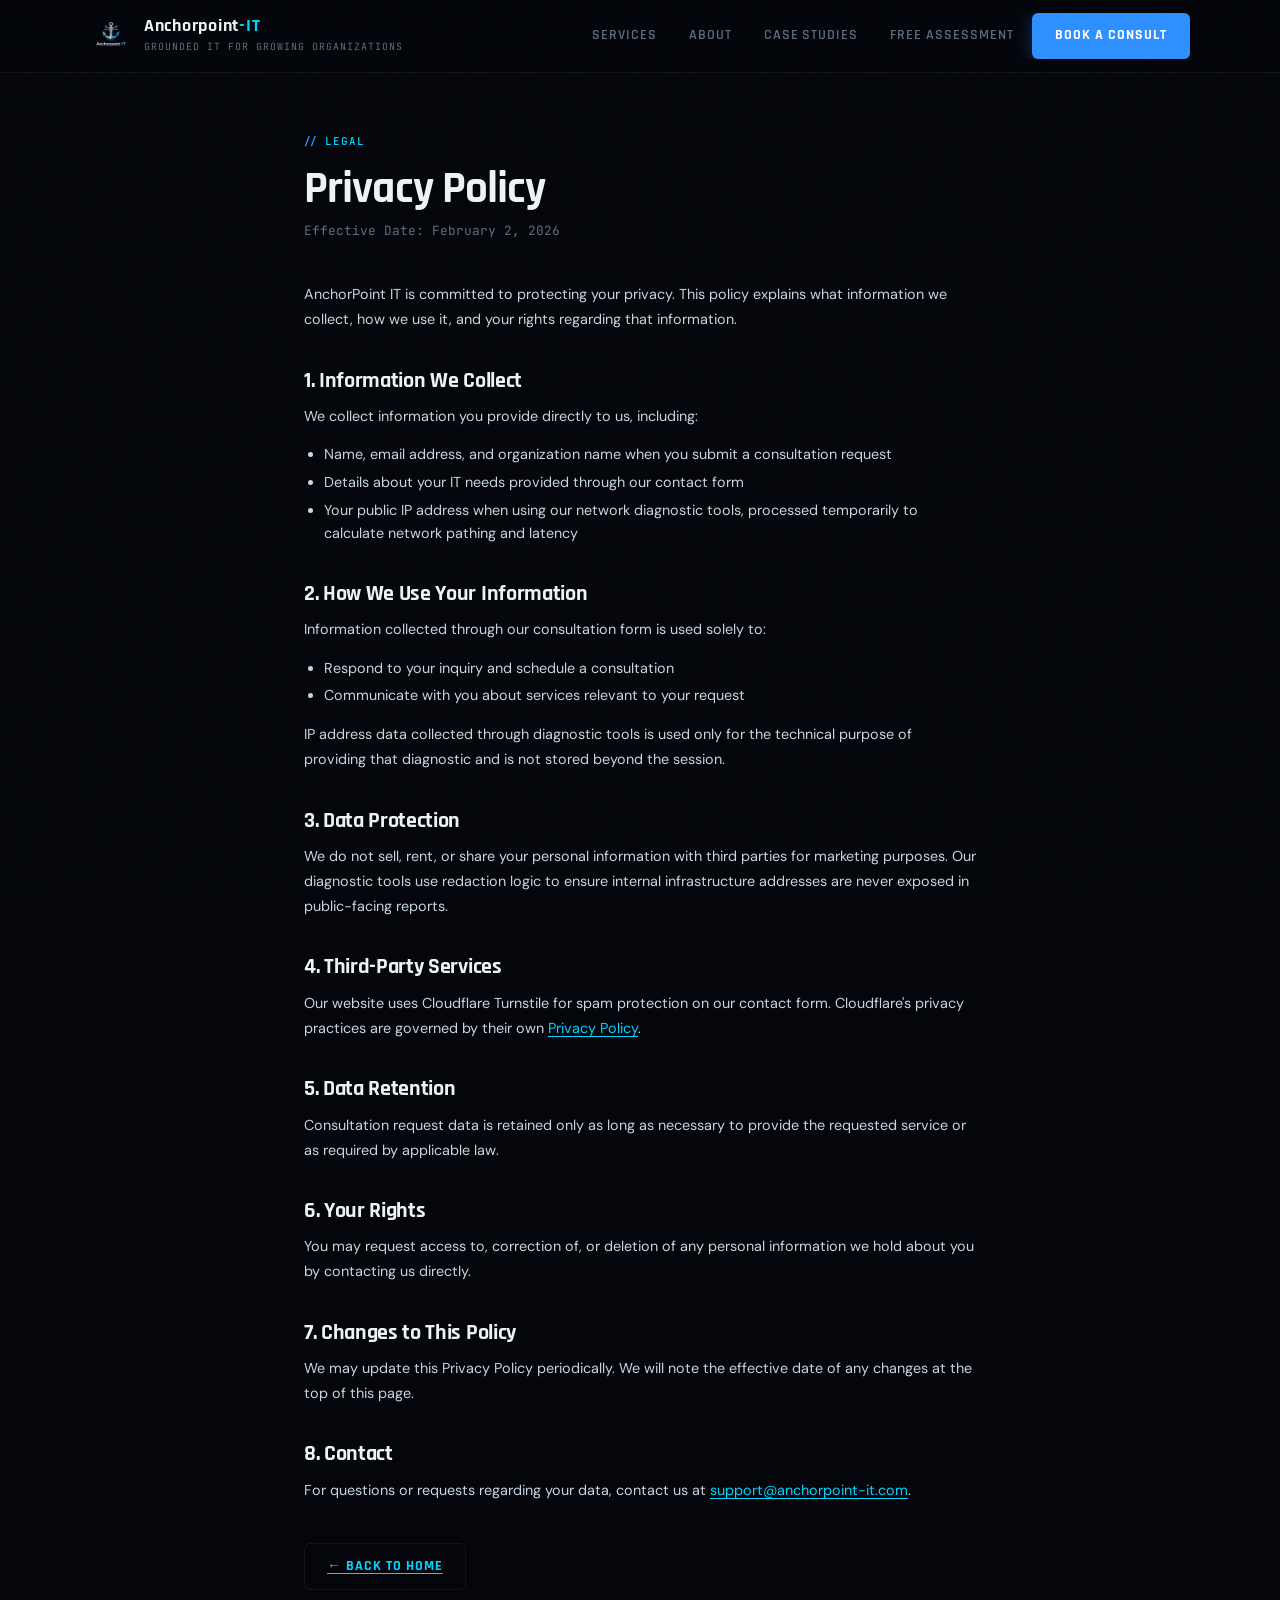
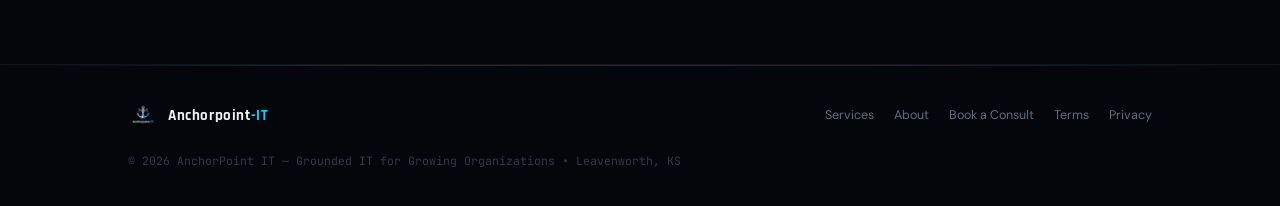
<file: legal/privacy.html>
<!doctype html>
<html lang="en">
<head>
  <meta charset="utf-8" />
  <meta name="viewport" content="width=device-width,initial-scale=1" />
  <title>Privacy Policy — AnchorPoint IT</title>
  <link rel="icon" type="image/png" sizes="32x32" href="../assets/favicon-32.png">
  <link rel="preconnect" href="https://fonts.googleapis.com">
  <link rel="preconnect" href="https://fonts.gstatic.com" crossorigin>
  <link href="https://fonts.googleapis.com/css2?family=Rajdhani:wght@400;500;600;700&family=DM+Sans:ital,opsz,wght@0,9..40,300;0,9..40,400;0,9..40,500&display=swap" rel="stylesheet">
  <link rel="stylesheet" href="../styles.css" />
</head>
<body>
  <header class="ap-header">
  <div class="ap-header-inner">
    <a href="../index.html" class="ap-brand">
      <picture>
        <source type="image/webp" srcset="../assets/logo-96.webp 96w, ../assets/logo-192.webp 192w" sizes="42px">
        <img src="../assets/logo-96.webp" width="42" height="42" alt="AnchorPoint IT" class="ap-mark" decoding="async">
      </picture>
      <div class="ap-brand-text">
        <div class="ap-brand-name">Anchorpoint<span>-IT</span></div>
        <div class="ap-brand-tagline">Grounded IT for Growing Organizations</div>
      </div>
    </a>

    <button class="nav-toggle" aria-label="Toggle navigation" aria-expanded="false" aria-controls="primary-nav">
      <span></span><span></span><span></span>
    </button>

    <nav class="ap-nav" id="primary-nav" aria-label="Primary navigation">
      <a href="../services.html" data-nav="services">Services</a>
      <a href="../about.html" data-nav="about">About</a>
      <a href="../blog.html" data-nav="blog">Case Studies</a>
      <a href="../assess.html" data-nav="assess">Free Assessment</a>
      <a class="ap-btn ap-btn--primary" href="../consult.html">Book a Consult</a>
    </nav>
  </div>
</header>

<script>
  (function() {
    var toggle = document.querySelector('.nav-toggle');
    var nav = document.querySelector('.ap-nav');
    if (!toggle || !nav) return;
    toggle.addEventListener('click', function() {
      var open = nav.classList.toggle('is-open');
      toggle.setAttribute('aria-expanded', open);
    });
    document.addEventListener('click', function(e) {
      if (!e.target.closest('.ap-header')) {
        nav.classList.remove('is-open');
        toggle.setAttribute('aria-expanded', 'false');
      }
    });
  })();
</script>

  <main>
    <div class="legal-content">
      <div class="section-label">Legal</div>
      <h1>Privacy Policy</h1>
      <p class="updated">Effective Date: February 2, 2026</p>

      <p>AnchorPoint IT is committed to protecting your privacy. This policy explains what information we collect, how we use it, and your rights regarding that information.</p>

      <h2>1. Information We Collect</h2>
      <p>We collect information you provide directly to us, including:</p>
      <ul>
        <li>Name, email address, and organization name when you submit a consultation request</li>
        <li>Details about your IT needs provided through our contact form</li>
        <li>Your public IP address when using our network diagnostic tools, processed temporarily to calculate network pathing and latency</li>
      </ul>

      <h2>2. How We Use Your Information</h2>
      <p>Information collected through our consultation form is used solely to:</p>
      <ul>
        <li>Respond to your inquiry and schedule a consultation</li>
        <li>Communicate with you about services relevant to your request</li>
      </ul>
      <p>IP address data collected through diagnostic tools is used only for the technical purpose of providing that diagnostic and is not stored beyond the session.</p>

      <h2>3. Data Protection</h2>
      <p>We do not sell, rent, or share your personal information with third parties for marketing purposes. Our diagnostic tools use redaction logic to ensure internal infrastructure addresses are never exposed in public-facing reports.</p>

      <h2>4. Third-Party Services</h2>
      <p>Our website uses Cloudflare Turnstile for spam protection on our contact form. Cloudflare's privacy practices are governed by their own <a href="https://www.cloudflare.com/privacypolicy/" target="_blank" rel="noopener">Privacy Policy</a>.</p>

      <h2>5. Data Retention</h2>
      <p>Consultation request data is retained only as long as necessary to provide the requested service or as required by applicable law.</p>

      <h2>6. Your Rights</h2>
      <p>You may request access to, correction of, or deletion of any personal information we hold about you by contacting us directly.</p>

      <h2>7. Changes to This Policy</h2>
      <p>We may update this Privacy Policy periodically. We will note the effective date of any changes at the top of this page.</p>

      <h2>8. Contact</h2>
      <p>For questions or requests regarding your data, contact us at <a href="mailto:support@anchorpoint-it.com">support@anchorpoint-it.com</a>.</p>

      <p style="margin-top: 40px;"><a href="../index.html" class="ap-btn ap-btn--ghost" style="display:inline-flex;">← Back to Home</a></p>
    </div>
  </main>

  <footer class="site-footer">
  <div class="footer-inner">
    <div class="footer-left">
      <img src="../assets/logo-64.png" alt="AnchorPoint IT" class="footer-logo">
      <span class="footer-brand-name">Anchorpoint<span>-IT</span></span>
    </div>
    <nav class="footer-links" aria-label="Footer navigation">
      <a href="../services.html">Services</a>
      <a href="../about.html">About</a>
      <a href="../consult.html">Book a Consult</a>
      <a href="../legal/terms.html">Terms</a>
      <a href="../legal/privacy.html">Privacy</a>
    </nav>
    <p class="footer-copy">&copy; 2026 AnchorPoint IT &mdash; Grounded IT for Growing Organizations &bull; Leavenworth, KS</p>
  </div>
</footer>
</body>
</html>
</file>
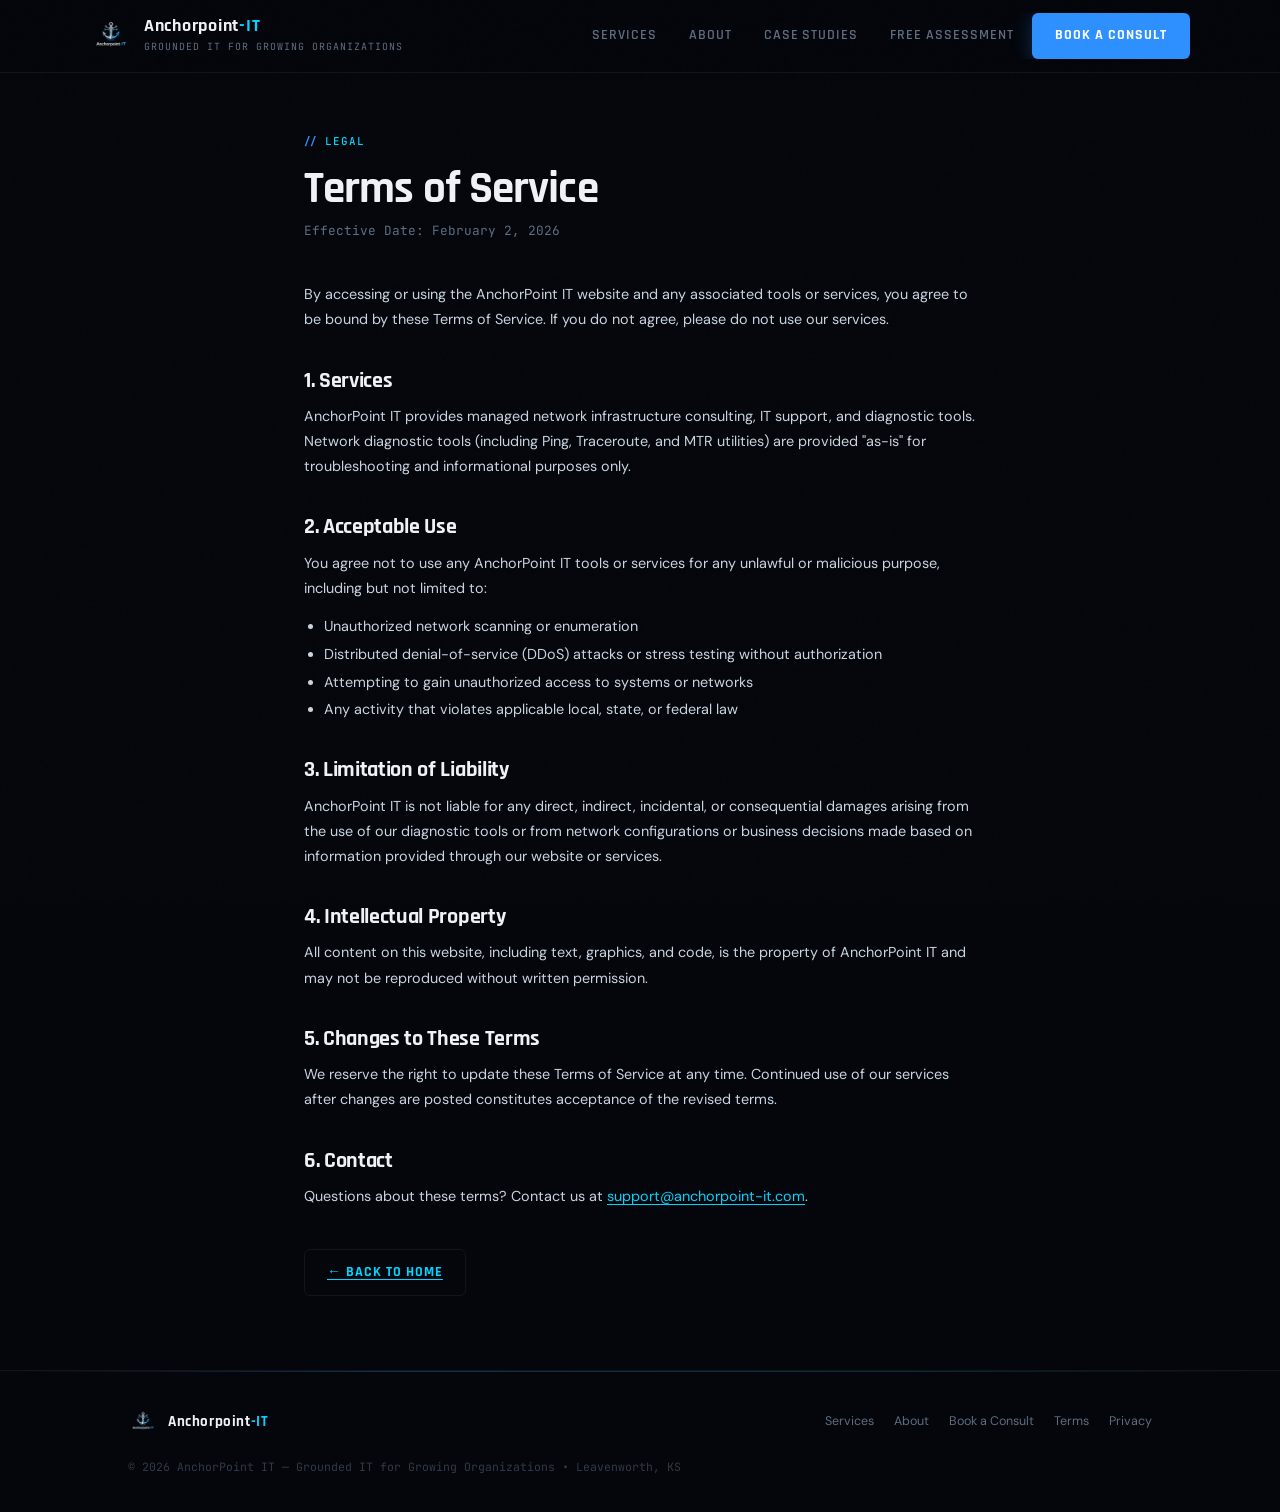
<file: legal/terms.html>
<!doctype html>
<html lang="en">
<head>
  <meta charset="utf-8" />
  <meta name="viewport" content="width=device-width,initial-scale=1" />
  <title>Terms of Service — AnchorPoint IT</title>
  <link rel="icon" type="image/png" sizes="32x32" href="../assets/favicon-32.png">
  <link rel="preconnect" href="https://fonts.googleapis.com">
  <link rel="preconnect" href="https://fonts.gstatic.com" crossorigin>
  <link href="https://fonts.googleapis.com/css2?family=Rajdhani:wght@400;500;600;700&family=DM+Sans:ital,opsz,wght@0,9..40,300;0,9..40,400;0,9..40,500&display=swap" rel="stylesheet">
  <link rel="stylesheet" href="../styles.css" />
</head>
<body>
  <header class="ap-header">
  <div class="ap-header-inner">
    <a href="../index.html" class="ap-brand">
      <picture>
        <source type="image/webp" srcset="../assets/logo-96.webp 96w, ../assets/logo-192.webp 192w" sizes="42px">
        <img src="../assets/logo-96.webp" width="42" height="42" alt="AnchorPoint IT" class="ap-mark" decoding="async">
      </picture>
      <div class="ap-brand-text">
        <div class="ap-brand-name">Anchorpoint<span>-IT</span></div>
        <div class="ap-brand-tagline">Grounded IT for Growing Organizations</div>
      </div>
    </a>

    <button class="nav-toggle" aria-label="Toggle navigation" aria-expanded="false" aria-controls="primary-nav">
      <span></span><span></span><span></span>
    </button>

    <nav class="ap-nav" id="primary-nav" aria-label="Primary navigation">
      <a href="../services.html" data-nav="services">Services</a>
      <a href="../about.html" data-nav="about">About</a>
      <a href="../blog.html" data-nav="blog">Case Studies</a>
      <a href="../assess.html" data-nav="assess">Free Assessment</a>
      <a class="ap-btn ap-btn--primary" href="../consult.html">Book a Consult</a>
    </nav>
  </div>
</header>

<script>
  (function() {
    var toggle = document.querySelector('.nav-toggle');
    var nav = document.querySelector('.ap-nav');
    if (!toggle || !nav) return;
    toggle.addEventListener('click', function() {
      var open = nav.classList.toggle('is-open');
      toggle.setAttribute('aria-expanded', open);
    });
    document.addEventListener('click', function(e) {
      if (!e.target.closest('.ap-header')) {
        nav.classList.remove('is-open');
        toggle.setAttribute('aria-expanded', 'false');
      }
    });
  })();
</script>

  <main>
    <div class="legal-content">
      <div class="section-label">Legal</div>
      <h1>Terms of Service</h1>
      <p class="updated">Effective Date: February 2, 2026</p>

      <p>By accessing or using the AnchorPoint IT website and any associated tools or services, you agree to be bound by these Terms of Service. If you do not agree, please do not use our services.</p>

      <h2>1. Services</h2>
      <p>AnchorPoint IT provides managed network infrastructure consulting, IT support, and diagnostic tools. Network diagnostic tools (including Ping, Traceroute, and MTR utilities) are provided "as-is" for troubleshooting and informational purposes only.</p>

      <h2>2. Acceptable Use</h2>
      <p>You agree not to use any AnchorPoint IT tools or services for any unlawful or malicious purpose, including but not limited to:</p>
      <ul>
        <li>Unauthorized network scanning or enumeration</li>
        <li>Distributed denial-of-service (DDoS) attacks or stress testing without authorization</li>
        <li>Attempting to gain unauthorized access to systems or networks</li>
        <li>Any activity that violates applicable local, state, or federal law</li>
      </ul>

      <h2>3. Limitation of Liability</h2>
      <p>AnchorPoint IT is not liable for any direct, indirect, incidental, or consequential damages arising from the use of our diagnostic tools or from network configurations or business decisions made based on information provided through our website or services.</p>

      <h2>4. Intellectual Property</h2>
      <p>All content on this website, including text, graphics, and code, is the property of AnchorPoint IT and may not be reproduced without written permission.</p>

      <h2>5. Changes to These Terms</h2>
      <p>We reserve the right to update these Terms of Service at any time. Continued use of our services after changes are posted constitutes acceptance of the revised terms.</p>

      <h2>6. Contact</h2>
      <p>Questions about these terms? Contact us at <a href="mailto:support@anchorpoint-it.com">support@anchorpoint-it.com</a>.</p>

      <p style="margin-top: 40px;"><a href="../index.html" class="ap-btn ap-btn--ghost" style="display:inline-flex;">← Back to Home</a></p>
    </div>
  </main>

  <footer class="site-footer">
  <div class="footer-inner">
    <div class="footer-left">
      <img src="../assets/logo-64.png" alt="AnchorPoint IT" class="footer-logo">
      <span class="footer-brand-name">Anchorpoint<span>-IT</span></span>
    </div>
    <nav class="footer-links" aria-label="Footer navigation">
      <a href="../services.html">Services</a>
      <a href="../about.html">About</a>
      <a href="../consult.html">Book a Consult</a>
      <a href="../legal/terms.html">Terms</a>
      <a href="../legal/privacy.html">Privacy</a>
    </nav>
    <p class="footer-copy">&copy; 2026 AnchorPoint IT &mdash; Grounded IT for Growing Organizations &bull; Leavenworth, KS</p>
  </div>
</footer>
</body>
</html>
</file>
<file: styles.css>
/* =====================================================
   AnchorPoint IT — Design System 3.0
   ===================================================== */

@import url('https://fonts.googleapis.com/css2?family=JetBrains+Mono:wght@400;500&display=swap');

:root {
  --black:      #04060b;
  --surface:    #090e18;
  --surface2:   #0d1621;
  --border:     rgba(255,255,255,0.06);
  --border-hi:  rgba(46,143,255,0.22);
  --blue:       #2e8fff;
  --blue-dim:   #1a5fa8;
  --blue-glow:  rgba(46,143,255,0.2);
  --cyan:       #00d4ff;
  --cyan-glow:  rgba(0,212,255,0.15);
  --green:      #00e5a0;
  --silver:     #c8d4e0;
  --white:      #eef2f7;
  --muted:      #5d6d80;
  --mono:       'JetBrains Mono', 'Fira Code', 'Courier New', monospace;
  --container:  1100px;
  --gutter:     clamp(20px, 5vw, 80px);
  --radius:     8px;
}

*, *::before, *::after { box-sizing: border-box; margin: 0; padding: 0; }

html { scroll-behavior: smooth; scroll-padding-top: 72px; }

body {
  background: var(--black);
  color: var(--white);
  font-family: 'DM Sans', system-ui, sans-serif;
  font-size: 16px;
  line-height: 1.65;
  overflow-x: hidden;
}

img { max-width: 100%; height: auto; display: block; }
p, li, a { overflow-wrap: anywhere; word-break: break-word; }

.container {
  width: min(var(--container), 100% - (var(--gutter) * 2));
  margin-inline: auto;
}

/* Grain overlay */
body::before {
  content: '';
  position: fixed;
  inset: 0;
  background-image: url("data:image/svg+xml,%3Csvg viewBox='0 0 256 256' xmlns='http://www.w3.org/2000/svg'%3E%3Cfilter id='n'%3E%3CfeTurbulence type='fractalNoise' baseFrequency='0.85' numOctaves='4' stitchTiles='stitch'/%3E%3C/filter%3E%3Crect width='100%25' height='100%25' filter='url(%23n)' opacity='0.04'/%3E%3C/svg%3E");
  pointer-events: none;
  z-index: 9999;
  opacity: 0.5;
  mix-blend-mode: overlay;
}

/* Dot grid — replaces line grid */
.grid-bg {
  position: absolute;
  inset: 0;
  background-image: radial-gradient(circle, rgba(46,143,255,0.18) 1px, transparent 1px);
  background-size: 36px 36px;
  mask-image: radial-gradient(ellipse 90% 70% at 50% 0%, black 10%, transparent 100%);
  pointer-events: none;
}

/* ── HEADER ── */
.ap-header {
  position: sticky; top: 0; z-index: 100;
  background: rgba(4,6,11,0.85);
  backdrop-filter: blur(24px);
  border-bottom: 1px solid var(--border);
  padding-left: env(safe-area-inset-left);
  padding-right: env(safe-area-inset-right);
}

.ap-header-inner {
  display: flex; align-items: center; justify-content: space-between; gap: 20px;
  height: 72px;
  width: min(var(--container), 100% - (var(--gutter) * 2));
  margin-inline: auto;
}

.ap-brand { display: flex; align-items: center; gap: 12px; text-decoration: none; flex-shrink: 0; }
.ap-mark { height: 42px; width: 42px; object-fit: contain; }
.ap-brand-text { display: flex; flex-direction: column; }

.ap-brand-name {
  font-family: 'Rajdhani', sans-serif; font-weight: 700; font-size: 1.15rem;
  letter-spacing: 0.04em; color: var(--white); line-height: 1;
}
.ap-brand-name span { color: var(--cyan); }

.ap-brand-tagline {
  font-size: 0.62rem; letter-spacing: 0.1em; color: var(--muted);
  text-transform: uppercase; margin-top: 3px;
  font-family: var(--mono);
}

.ap-nav {
  display: flex; align-items: center; gap: 4px;
  overflow-x: auto; -webkit-overflow-scrolling: touch; scrollbar-width: none;
}
.ap-nav::-webkit-scrollbar { display: none; }

.ap-nav a:not(.ap-btn--primary) {
  font-family: 'Rajdhani', sans-serif; font-weight: 600; font-size: 0.88rem;
  letter-spacing: 0.07em; text-transform: uppercase; color: var(--muted);
  text-decoration: none; padding: 8px 14px; border-radius: 6px;
  white-space: nowrap; min-height: 44px;
  display: inline-flex; align-items: center;
  transition: color 0.2s, background 0.2s;
}
.ap-nav a:not(.ap-btn--primary):hover,
.ap-nav a.active { color: var(--white); background: rgba(46,143,255,0.07); }

/* ── BUTTONS ── */
.ap-btn, .btn {
  display: inline-flex; align-items: center; justify-content: center;
  gap: 8px; min-height: 44px; padding: 10px 22px; border-radius: 6px;
  font-family: 'Rajdhani', sans-serif; font-weight: 700; font-size: 0.88rem;
  letter-spacing: 0.07em; text-transform: uppercase; text-decoration: none;
  white-space: nowrap; cursor: pointer;
  transition: background 0.2s, transform 0.15s, box-shadow 0.25s, border-color 0.2s, color 0.2s;
}

.ap-btn--primary, .btn.primary {
  background: var(--blue); color: #fff; border: 1px solid transparent;
  box-shadow: 0 0 0 0 transparent, 0 2px 20px rgba(46,143,255,0.3);
}
.ap-btn--primary:hover, .btn.primary:hover {
  background: #1e7de8; transform: translateY(-2px);
  box-shadow: 0 0 0 1px rgba(0,212,255,0.3), 0 6px 32px rgba(46,143,255,0.5);
}

.ap-btn--ghost, .btn {
  background: transparent; color: var(--silver); border: 1px solid var(--border);
}
.ap-btn--ghost:hover, .btn:hover {
  border-color: var(--border-hi); color: var(--cyan);
  background: rgba(0,212,255,0.05); transform: translateY(-1px);
}

/* ── HERO ── */
.ap-hero-section {
  position: relative; min-height: 100vh;
  display: flex; align-items: center;
  padding: 120px var(--gutter) 80px; overflow: hidden;
}

.hero-glow {
  position: absolute; top: -15%; left: 40%; transform: translateX(-50%);
  width: 1200px; height: 800px;
  background:
    radial-gradient(ellipse at 40% 35%, rgba(46,143,255,0.13) 0%, transparent 55%),
    radial-gradient(ellipse at 65% 25%, rgba(0,212,255,0.07) 0%, transparent 50%);
  pointer-events: none;
}

.ap-hero-content { position: relative; z-index: 2; max-width: 660px; }

.hero-eyebrow {
  display: inline-flex; align-items: center; gap: 10px;
  font-family: var(--mono); font-weight: 400;
  font-size: 0.72rem; letter-spacing: 0.06em;
  color: var(--cyan); margin-bottom: 24px;
}
.hero-eyebrow .prompt { color: var(--blue); margin-right: 4px; }

.ap-h1, h1 {
  font-family: 'Rajdhani', sans-serif; font-weight: 700;
  font-size: clamp(2.8rem, 6vw, 5rem);
  line-height: 1.0; letter-spacing: -0.02em; color: var(--white);
  margin-bottom: 24px; max-width: none;
}

/* Gradient text on italics in headlines */
.ap-h1 em, h1 em, h2 em {
  font-style: normal;
  background: linear-gradient(120deg, var(--blue) 20%, var(--cyan) 100%);
  -webkit-background-clip: text;
  -webkit-text-fill-color: transparent;
  background-clip: text;
}

.ap-hero-sub {
  font-size: 1.05rem; font-weight: 300; color: var(--silver);
  max-width: 500px; margin-bottom: 44px; line-height: 1.75;
}
.ap-hero-actions { display: flex; gap: 14px; flex-wrap: wrap; }

/* ── TRUST STRIP ── */
.trust-strip {
  border-top: 1px solid var(--border);
  border-bottom: 1px solid var(--border);
  padding: 32px var(--gutter);
  display: flex; gap: 0; flex-wrap: wrap; align-items: stretch; justify-content: space-around;
  width: min(var(--container), 100% - (var(--gutter) * 2));
  margin-inline: auto;
}
.trust-item {
  display: flex; flex-direction: column; align-items: center; gap: 6px;
  padding: 0 28px; text-align: center;
  flex: 1; min-width: 120px;
  border-right: 1px solid var(--border);
}
.trust-item:last-child { border-right: none; }
.trust-label {
  font-family: var(--mono); font-weight: 400; font-size: 0.68rem;
  letter-spacing: 0.08em; text-transform: uppercase; color: var(--muted);
}

/* ── SECTIONS ── */
.ap-section { padding: 96px var(--gutter); }
.ap-section--alt {
  background: var(--surface);
  border-top: 1px solid var(--border);
  border-bottom: 1px solid var(--border);
}

.section-label {
  font-family: var(--mono); font-weight: 500; font-size: 0.68rem;
  letter-spacing: 0.1em; text-transform: uppercase; color: var(--cyan);
  margin-bottom: 16px; display: flex; align-items: center; gap: 8px;
}
.section-label::before {
  content: '//';
  font-family: var(--mono);
  color: var(--blue);
  font-size: 1em;
  letter-spacing: -0.05em;
  font-weight: 700;
}

h2 {
  font-family: 'Rajdhani', sans-serif; font-weight: 700;
  font-size: clamp(2rem, 4vw, 3rem);
  line-height: 1.08; letter-spacing: -0.015em; color: var(--white); margin-bottom: 16px;
}
.section-sub {
  font-size: 0.96rem; font-weight: 300; color: var(--muted);
  max-width: 520px; margin-bottom: 56px; line-height: 1.75;
}

/* ── SERVICES GRID ── */
.services-grid {
  display: grid; grid-template-columns: repeat(auto-fit, minmax(280px, 1fr));
  gap: 1px; background: var(--border);
  border: 1px solid var(--border); border-radius: 12px; overflow: hidden;
}
.service-card {
  background: var(--surface); padding: 36px 32px;
  position: relative; overflow: hidden;
  transition: background 0.25s, box-shadow 0.25s;
}
.service-card:hover {
  background: var(--surface2);
  box-shadow: inset 0 0 0 1px rgba(0,212,255,0.12);
}
.service-card::after {
  content: ''; position: absolute; top: 0; left: 0; right: 0; height: 2px;
  background: linear-gradient(90deg, var(--blue), var(--cyan));
  transform: scaleX(0); transform-origin: left;
  transition: transform 0.4s cubic-bezier(0.4, 0, 0.2, 1);
}
.service-card:hover::after { transform: scaleX(1); }

.service-num {
  font-family: var(--mono); font-weight: 400; font-size: 0.72rem;
  color: var(--blue); opacity: 0.5;
  position: absolute; top: 20px; right: 24px;
  letter-spacing: 0.05em;
}
.service-icon {
  width: 44px; height: 44px; background: rgba(46,143,255,0.06);
  border: 1px solid rgba(46,143,255,0.16); border-radius: 8px;
  display: flex; align-items: center; justify-content: center; margin-bottom: 20px;
}
.service-icon svg { width: 20px; height: 20px; stroke: var(--blue); fill: none; stroke-width: 1.8; stroke-linecap: round; stroke-linejoin: round; }
.service-card h3 {
  font-family: 'Rajdhani', sans-serif; font-weight: 700; font-size: 1.2rem;
  letter-spacing: 0.02em; color: var(--white); margin-bottom: 10px;
}
.service-card > p { font-size: 0.88rem; color: var(--muted); line-height: 1.65; }
.service-bullets { margin-top: 18px; list-style: none; display: flex; flex-direction: column; gap: 8px; }
.service-bullets li { font-size: 0.83rem; color: var(--silver); display: flex; align-items: flex-start; gap: 10px; line-height: 1.5; }
.service-bullets li::before { content: '→'; color: var(--cyan); flex-shrink: 0; font-size: 0.85em; }

/* ── STEPS ── */
.steps-row {
  display: grid; grid-template-columns: repeat(auto-fit, minmax(200px, 1fr));
  gap: 48px 32px; position: relative; z-index: 1;
}
.steps-row::before {
  content: ''; position: absolute; top: 27px; left: 8%; right: 8%; height: 1px;
  background: linear-gradient(90deg, transparent, rgba(46,143,255,0.3) 20%, rgba(0,212,255,0.2) 80%, transparent);
  z-index: 0;
}
.step { position: relative; z-index: 1; }
.step-num {
  width: 54px; height: 54px; border-radius: 6px;
  background: rgba(46,143,255,0.05);
  border: 1px solid rgba(46,143,255,0.25);
  display: flex; align-items: center; justify-content: center;
  font-family: var(--mono); font-weight: 500; font-size: 1rem;
  color: var(--cyan); margin-bottom: 24px; letter-spacing: 0.05em;
}
.step h3 { font-family: 'Rajdhani', sans-serif; font-weight: 700; font-size: 1.05rem; letter-spacing: 0.03em; color: var(--white); margin-bottom: 8px; }
.step p { font-size: 0.86rem; color: var(--muted); line-height: 1.65; max-width: 240px; }

/* ── ABOUT ── */
.about-inner { display: grid; grid-template-columns: 1fr 1fr; gap: 72px; align-items: center; }
.about-card {
  background: var(--surface); border: 1px solid var(--border);
  border-radius: 12px; padding: 36px; position: relative; overflow: hidden;
}
.about-card::before {
  content: ''; position: absolute; top: 0; left: 0; right: 0; height: 2px;
  background: linear-gradient(90deg, var(--blue), var(--cyan));
}
.about-card .big-name { font-family: 'Rajdhani', sans-serif; font-weight: 700; font-size: 1.75rem; color: var(--white); margin-bottom: 2px; }
.about-card .title { font-family: var(--mono); font-weight: 400; font-size: 0.7rem; letter-spacing: 0.1em; text-transform: uppercase; color: var(--cyan); margin-bottom: 20px; }
.about-card .bio { font-size: 0.88rem; color: var(--muted); line-height: 1.7; }
.tag-row { display: flex; flex-wrap: wrap; gap: 7px; margin-top: 20px; }
.tag {
  font-family: var(--mono); font-weight: 400; font-size: 0.68rem;
  letter-spacing: 0.06em; text-transform: uppercase; padding: 4px 11px;
  border-radius: 4px; background: rgba(46,143,255,0.06);
  border: 1px solid rgba(46,143,255,0.18); color: var(--blue);
}
.about-text h2 { margin-bottom: 18px; }
.about-text p { font-size: 0.94rem; color: var(--silver); line-height: 1.75; margin-bottom: 14px; max-width: 54ch; }

/* ── CTA ── */
.cta-section { position: relative; text-align: center; overflow: hidden; }
.cta-inner { position: relative; z-index: 2; max-width: 600px; margin: 0 auto; }
.cta-glow {
  position: absolute; top: 50%; left: 50%; transform: translate(-50%, -50%);
  width: 800px; height: 500px;
  background:
    radial-gradient(ellipse at 40% 50%, rgba(46,143,255,0.1) 0%, transparent 60%),
    radial-gradient(ellipse at 65% 50%, rgba(0,212,255,0.06) 0%, transparent 55%);
  pointer-events: none;
}
.cta-section h2 { margin-bottom: 16px; }
.cta-section .cta-inner > p { font-size: 0.96rem; color: var(--muted); margin-bottom: 40px; max-width: none; }
.cta-actions { display: flex; gap: 14px; flex-wrap: wrap; justify-content: center; }

/* ── PAGE HERO ── */
.page-hero {
  padding: clamp(60px, 8vw, 100px) var(--gutter) clamp(40px, 5vw, 60px);
  position: relative; border-bottom: 1px solid var(--border); overflow: hidden;
}
.page-hero .grid-bg { mask-image: radial-gradient(ellipse 100% 100% at 50% 0%, black 20%, transparent 100%); }
.page-hero-eyebrow {
  display: inline-flex; align-items: center; gap: 8px;
  font-family: var(--mono); font-weight: 400;
  font-size: 0.7rem; letter-spacing: 0.08em; text-transform: uppercase;
  color: var(--cyan); margin-bottom: 18px;
}
.page-hero-eyebrow::before { content: '//'; font-family: var(--mono); color: var(--blue); font-weight: 700; letter-spacing: -0.05em; margin-right: 2px; }
.page-hero-title { font-family: 'Rajdhani', sans-serif; font-weight: 700; font-size: clamp(2.2rem, 5vw, 3.8rem); line-height: 1.05; color: var(--white); margin-bottom: 14px; letter-spacing: -0.015em; }
.page-hero-subtitle { font-size: 1rem; font-weight: 300; color: var(--silver); max-width: 560px; line-height: 1.75; }
.page-hero-inner { position: relative; z-index: 2; }

/* ── CONTENT SECTIONS ── */
.content-section { padding: 72px var(--gutter); }
.content-section + .content-section { border-top: 1px solid var(--border); }
.content-section h2 { margin-bottom: 20px; }
.content-section p { font-size: 0.94rem; color: var(--silver); line-height: 1.75; max-width: 62ch; margin-bottom: 14px; }
.content-section ul { list-style: none; padding: 0; display: flex; flex-direction: column; gap: 10px; margin-bottom: 14px; }
.content-section ul li { font-size: 0.9rem; color: var(--silver); display: flex; align-items: flex-start; gap: 10px; line-height: 1.6; }
.content-section ul li::before { content: '→'; color: var(--cyan); flex-shrink: 0; font-size: 0.85em; }
.content-section ul li strong { color: var(--white); }

.feature-grid { display: grid; grid-template-columns: repeat(auto-fit, minmax(300px, 1fr)); gap: 1px; background: var(--border); border: 1px solid var(--border); border-radius: 12px; overflow: hidden; margin-top: 40px; }
.feature-card { background: var(--surface); padding: 32px 28px; transition: background 0.2s, box-shadow 0.2s; }
.feature-card:hover { background: var(--surface2); box-shadow: inset 0 0 0 1px rgba(0,212,255,0.1); }
.feature-card h3 { font-family: 'Rajdhani', sans-serif; font-weight: 700; font-size: 1.1rem; letter-spacing: 0.02em; color: var(--white); margin-bottom: 10px; }
.feature-card p { font-size: 0.86rem; color: var(--muted); margin-bottom: 0; max-width: none; }
.feature-card ul { margin-top: 14px; margin-bottom: 0; }

/* ── CONSULT FORM ── */
.consult-layout { display: grid; grid-template-columns: 1fr 1.6fr; gap: 56px; align-items: start; }
.consult-aside h2 { margin-bottom: 16px; }
.consult-aside p { font-size: 0.92rem; color: var(--silver); line-height: 1.7; max-width: none; margin-bottom: 12px; }
.consult-aside-tags { display: flex; flex-direction: column; gap: 10px; margin-top: 28px; }
.consult-aside-tag { display: flex; align-items: flex-start; gap: 10px; font-size: 0.86rem; color: var(--silver); }
.consult-aside-tag strong { color: var(--white); font-weight: 500; display: block; margin-bottom: 1px; }
.consult-aside-tag-dot { width: 6px; height: 6px; border-radius: 50%; background: var(--cyan); margin-top: 6px; flex-shrink: 0; }

.ap-form { background: var(--surface); border: 1px solid var(--border); border-radius: 12px; padding: 36px; }
.ap-form label { display: block; font-size: 0.72rem; font-weight: 500; letter-spacing: 0.08em; text-transform: uppercase; color: var(--muted); margin-bottom: 6px; font-family: var(--mono); }
.ap-form input, .ap-form select, .ap-form textarea { width: 100%; min-height: 44px; padding: 10px 14px; border-radius: 7px; border: 1px solid var(--border); background: rgba(255,255,255,0.03); color: var(--white); font-family: 'DM Sans', sans-serif; font-size: 0.9rem; outline: none; transition: border-color 0.2s, background 0.2s, box-shadow 0.2s; }
.ap-form input:focus, .ap-form select:focus, .ap-form textarea:focus { border-color: rgba(0,212,255,0.35); background: rgba(0,212,255,0.03); box-shadow: 0 0 0 3px rgba(0,212,255,0.06); }
.ap-form textarea { min-height: 120px; resize: vertical; }
.ap-form input::placeholder, .ap-form textarea::placeholder { color: var(--muted); }
.ap-form select option { background: var(--surface); color: var(--white); }
.ap-grid { display: grid; grid-template-columns: 1fr 1fr; gap: 16px; align-items: start; }
.ap-span-2 { grid-column: 1 / -1; }
.ap-check { display: flex; gap: 10px; align-items: flex-start; }
.ap-check input { width: auto; min-height: auto; margin-top: 4px; accent-color: var(--cyan); }
.ap-check label { text-transform: none; font-family: 'DM Sans', sans-serif; font-size: 0.86rem; color: var(--silver); letter-spacing: 0; margin-bottom: 0; }
.cf-turnstile { max-width: 100%; }

/* ── FOOTER ── */
.site-footer {
  padding: 36px var(--gutter);
  border-top: 1px solid var(--border);
  position: relative;
}
.site-footer::before {
  content: '';
  position: absolute; top: 0; left: 0; right: 0; height: 1px;
  background: linear-gradient(90deg, transparent, rgba(46,143,255,0.3) 30%, rgba(0,212,255,0.2) 70%, transparent);
}
.footer-inner { width: min(var(--container), 100% - (var(--gutter) * 2)); margin-inline: auto; display: flex; justify-content: space-between; align-items: center; flex-wrap: wrap; gap: 20px; }
.footer-left { display: flex; align-items: center; gap: 10px; }
.footer-logo { height: 30px; width: 30px; object-fit: contain; }
.footer-brand-name { font-family: 'Rajdhani', sans-serif; font-weight: 700; font-size: 0.95rem; color: var(--white); letter-spacing: 0.04em; }
.footer-brand-name span { color: var(--cyan); }
.footer-links { display: flex; gap: 20px; flex-wrap: wrap; }
.footer-links a { font-size: 0.78rem; color: var(--muted); text-decoration: none; transition: color 0.2s; }
.footer-links a:hover { color: var(--white); }
.footer-copy { width: 100%; font-size: 0.72rem; color: rgba(93,109,128,0.5); font-family: var(--mono); }

/* ── SUCCESS PAGE ── */
.success-wrap { min-height: 100vh; display: flex; align-items: center; justify-content: center; padding: 40px var(--gutter); }
.success-card { background: var(--surface); border: 1px solid var(--border); border-radius: 12px; padding: 56px 48px; max-width: 520px; text-align: center; position: relative; overflow: hidden; }
.success-card::before { content: ''; position: absolute; top: 0; left: 0; right: 0; height: 2px; background: linear-gradient(90deg, var(--blue), var(--cyan)); }
.success-icon { width: 64px; height: 64px; border-radius: 50%; background: rgba(0,212,255,0.08); border: 1px solid rgba(0,212,255,0.2); display: flex; align-items: center; justify-content: center; margin: 0 auto 24px; }
.success-icon svg { width: 28px; height: 28px; stroke: var(--cyan); fill: none; stroke-width: 2; stroke-linecap: round; stroke-linejoin: round; }
.success-card h1 { font-size: 2rem; margin-bottom: 12px; }
.success-card p { font-size: 0.94rem; color: var(--silver); max-width: none; margin-bottom: 32px; }

/* ── LEGAL ── */
.legal-content { padding: 60px var(--gutter); max-width: 800px; margin: 0 auto; }
.legal-content h1 { font-size: clamp(1.8rem, 4vw, 2.8rem); margin-bottom: 8px; }
.legal-content .updated { font-size: 0.8rem; color: var(--muted); margin-bottom: 40px; font-family: var(--mono); }
.legal-content h2 { font-size: 1.35rem; margin-top: 36px; margin-bottom: 12px; }
.legal-content p { font-size: 0.9rem; color: var(--silver); line-height: 1.75; margin-bottom: 14px; max-width: none; }
.legal-content ul { list-style: disc; padding-left: 20px; margin-bottom: 14px; }
.legal-content ul li { font-size: 0.9rem; color: var(--silver); line-height: 1.65; margin-bottom: 4px; }
.legal-content a { color: var(--cyan); text-decoration: underline; text-underline-offset: 3px; }

/* ── RESPONSIVE ── */
@media (max-width: 900px) {
  .about-inner { grid-template-columns: 1fr; gap: 40px; }
  .consult-layout { grid-template-columns: 1fr; gap: 40px; }
}
@media (max-width: 760px) {
  .ap-grid { grid-template-columns: 1fr; }
  .steps-row::before { display: none; }
  .trust-strip { flex-wrap: wrap; gap: 0; }
  .trust-item { border-right: none; border-bottom: 1px solid var(--border); padding: 20px; min-width: 45%; }
  .trust-item:nth-last-child(-n+2) { border-bottom: none; }
  .ap-header-inner { height: 64px; }
  .ap-brand-tagline { display: none; }
  .ap-hero-section { padding-top: 100px; }
}
@media (max-width: 480px) {
  .ap-hero-actions, .cta-actions { flex-direction: column; }
  .ap-form { padding: 24px 20px; }
}

/* ── ANIMATIONS ── */
@keyframes fadeUp { from { opacity: 0; transform: translateY(24px); } to { opacity: 1; transform: translateY(0); } }
.fade-up { animation: fadeUp 0.7s cubic-bezier(0.16, 1, 0.3, 1) both; }
.delay-1 { animation-delay: 0.1s; }
.delay-2 { animation-delay: 0.22s; }
.delay-3 { animation-delay: 0.36s; }
.delay-4 { animation-delay: 0.5s; }

:focus-visible { outline: 2px solid rgba(0,212,255,0.6); outline-offset: 3px; }
@media (prefers-reduced-motion: reduce) {
  *, *::before, *::after { animation: none !important; transition: none !important; scroll-behavior: auto !important; }
}

/* ── MOBILE NAV ── */
.nav-toggle {
  display: none; flex-direction: column; justify-content: center;
  gap: 5px; width: 44px; height: 44px; padding: 10px;
  background: none; border: 1px solid var(--border); border-radius: 6px;
  cursor: pointer; flex-shrink: 0;
}
.nav-toggle span {
  display: block; width: 100%; height: 2px;
  background: var(--silver); border-radius: 2px;
  transition: transform 0.25s ease, opacity 0.2s ease;
  transform-origin: center;
}
.nav-toggle[aria-expanded="true"] span:nth-child(1) { transform: translateY(7px) rotate(45deg); }
.nav-toggle[aria-expanded="true"] span:nth-child(2) { opacity: 0; transform: scaleX(0); }
.nav-toggle[aria-expanded="true"] span:nth-child(3) { transform: translateY(-7px) rotate(-45deg); }

@media (max-width: 680px) {
  .nav-toggle { display: flex; }
  .ap-nav {
    display: none; position: absolute; top: 64px; left: 0; right: 0;
    background: rgba(4,6,11,0.97); backdrop-filter: blur(24px);
    border-bottom: 1px solid var(--border);
    flex-direction: column; padding: 16px var(--gutter) 24px; gap: 4px;
  }
  .ap-nav.is-open { display: flex; }
  .ap-nav a:not(.ap-btn--primary) { padding: 12px 16px; font-size: 1rem; border-radius: 6px; }
  .ap-nav .ap-btn--primary { margin-top: 8px; width: 100%; justify-content: center; padding: 13px 22px; font-size: 0.95rem; }
}

/* ══════════════════════════════════════════════════════
   SCROLL REVEAL SYSTEM
   ══════════════════════════════════════════════════════ */

.reveal {
  opacity: 0;
  transform: translateY(52px);
  transition: opacity 0.95s cubic-bezier(0.16,1,0.3,1),
              transform 0.95s cubic-bezier(0.16,1,0.3,1);
}
.reveal--left  { transform: translateX(-80px); }
.reveal--right { transform: translateX(80px); }
.reveal--scale { transform: scale(0.87); }

.reveal.is-revealed {
  opacity: 1 !important;
  transform: none !important;
}

.stagger-1 { transition-delay: 0.1s; }
.stagger-2 { transition-delay: 0.22s; }
.stagger-3 { transition-delay: 0.36s; }
.stagger-4 { transition-delay: 0.52s; }
.stagger-5 { transition-delay: 0.7s; }

/* ══════════════════════════════════════════════════════
   HERO — BREATHING GLOW + GRID PULSE
   ══════════════════════════════════════════════════════ */

.hero-glow {
  animation: glowBreathe 6s ease-in-out infinite;
}
@keyframes glowBreathe {
  0%, 100% { opacity: 0.75; transform: translateX(-50%) scale(1); }
  50%       { opacity: 1;    transform: translateX(-50%) scale(1.1); }
}

.grid-bg {
  animation: gridPulse 9s ease-in-out infinite;
}
@keyframes gridPulse {
  0%, 100% { opacity: 0.6; }
  50%       { opacity: 1; }
}

/* ══════════════════════════════════════════════════════
   HEADLINE — SOFT STEADY GLOW
   ══════════════════════════════════════════════════════ */

.ap-h1 em, h1 em {
  filter: drop-shadow(0 0 18px rgba(0,212,255,0.22));
}

/* ══════════════════════════════════════════════════════
   HEADER — SCROLLED STATE
   ══════════════════════════════════════════════════════ */

.ap-header { transition: background 0.35s, box-shadow 0.35s; }
.ap-header.is-scrolled {
  background: rgba(4,6,11,0.98);
  box-shadow: 0 1px 0 var(--border), 0 4px 40px rgba(0,0,0,0.75);
}

/* ══════════════════════════════════════════════════════
   SECTION ACCENT LINES
   ══════════════════════════════════════════════════════ */

.ap-section--alt { position: relative; }
.ap-section--alt::after {
  content: '';
  position: absolute;
  top: 0; left: 0; right: 0; height: 1px;
  background: linear-gradient(90deg,
    transparent 0%,
    rgba(46,143,255,0.5) 20%,
    rgba(0,212,255,0.4) 50%,
    rgba(46,143,255,0.5) 80%,
    transparent 100%);
  pointer-events: none;
}

/* ══════════════════════════════════════════════════════
   ENHANCED CARD HOVERS
   ══════════════════════════════════════════════════════ */

.service-card {
  transition: background 0.25s, box-shadow 0.35s, transform 0.32s;
}
.service-card:hover {
  background: var(--surface2);
  transform: translateY(-5px);
  box-shadow:
    inset 0 0 0 1px rgba(0,212,255,0.18),
    0 14px 56px rgba(0,0,0,0.55),
    0 0 80px rgba(46,143,255,0.07);
}

/* ══════════════════════════════════════════════════════
   STORY — LEFT BORDER SWEEP ON HOVER
   ══════════════════════════════════════════════════════ */

.story { position: relative; }
.story::before {
  content: '';
  position: absolute;
  left: 0; top: 0; bottom: 0;
  width: 2px;
  background: linear-gradient(180deg, var(--blue), var(--cyan));
  transform: scaleY(0);
  transform-origin: top;
  transition: transform 0.45s cubic-bezier(0.16,1,0.3,1);
}
.story:hover::before   { transform: scaleY(1); }
.story:hover           { background: rgba(46,143,255,0.03); }
.story:hover .story-body h3 { color: var(--cyan); }

/* ══════════════════════════════════════════════════════
   DOWNLOAD CARDS — LIFT ON HOVER
   ══════════════════════════════════════════════════════ */

.download-card { transition: background 0.22s, box-shadow 0.3s, transform 0.3s; }
.download-card:hover {
  background: var(--surface2);
  transform: translateY(-4px);
  box-shadow:
    inset 0 0 0 1px rgba(0,212,255,0.15),
    0 10px 44px rgba(0,0,0,0.45);
}
</file>
<file: assess.css>
/* =====================================================
   AnchorPoint IT — Security Assessment App
   Matches Design System 2.0
   ===================================================== */

:root {
  --black:      #050708;
  --surface:    #0d1117;
  --surface2:   #131923;
  --surface3:   #1a2232;
  --border:     rgba(255,255,255,0.07);
  --border-mid: rgba(255,255,255,0.12);
  --blue:       #2e8fff;
  --blue-dim:   #1a5fa8;
  --blue-glow:  rgba(46,143,255,0.18);
  --silver:     #c8d4e0;
  --white:      #eef2f7;
  --muted:      #6b7a8d;

  --green:      #22c55e;
  --yellow:     #eab308;
  --orange:     #f97316;
  --red:        #ef4444;

  --green-dim:  rgba(34,197,94,0.15);
  --yellow-dim: rgba(234,179,8,0.15);
  --orange-dim: rgba(249,115,22,0.15);
  --red-dim:    rgba(239,68,68,0.15);

  --container:  820px;
  --gutter:     clamp(20px, 5vw, 60px);
  --radius:     10px;
  --radius-lg:  16px;
}

*, *::before, *::after { box-sizing: border-box; margin: 0; padding: 0; }
html { scroll-behavior: smooth; }

body {
  background: var(--black);
  color: var(--white);
  font-family: 'DM Sans', system-ui, sans-serif;
  font-size: 16px;
  line-height: 1.65;
  overflow-x: hidden;
  min-height: 100dvh;
  display: flex;
  flex-direction: column;
}

body::before {
  content: '';
  position: fixed;
  inset: 0;
  background-image: url("data:image/svg+xml,%3Csvg viewBox='0 0 256 256' xmlns='http://www.w3.org/2000/svg'%3E%3Cfilter id='n'%3E%3CfeTurbulence type='fractalNoise' baseFrequency='0.9' numOctaves='4' stitchTiles='stitch'/%3E%3C/filter%3E%3Crect width='100%25' height='100%25' filter='url(%23n)' opacity='0.035'/%3E%3C/svg%3E");
  pointer-events: none;
  z-index: 9999;
  opacity: 0.35;
}

img { max-width: 100%; height: auto; display: block; }

.container {
  width: min(var(--container), 100% - (var(--gutter) * 2));
  margin-inline: auto;
}

/* ── HEADER ─────────────────────────────────────────── */
.ap-header {
  position: sticky; top: 0; z-index: 100;
  background: rgba(5,7,8,0.85);
  backdrop-filter: blur(20px);
  border-bottom: 1px solid var(--border);
}

.ap-header-inner {
  display: flex; align-items: center; justify-content: space-between; gap: 16px;
  height: 68px;
  width: min(1100px, 100% - (var(--gutter) * 2));
  margin-inline: auto;
}

.ap-brand {
  display: flex; align-items: center; gap: 12px;
  text-decoration: none; flex-shrink: 0;
}

.ap-mark-svg, .ap-mark { width: 42px; height: 42px; flex-shrink: 0; object-fit: contain; }

.ap-brand-text { display: flex; flex-direction: column; }

.ap-brand-name {
  font-family: 'Rajdhani', sans-serif;
  font-weight: 700;
  font-size: 1.15rem;
  letter-spacing: 0.03em;
  color: var(--white);
  line-height: 1.1;
}
.ap-brand-name span { color: var(--blue); }

.ap-brand-tagline {
  font-size: 0.7rem;
  color: var(--muted);
  letter-spacing: 0.02em;
}

/* ── BUTTONS ────────────────────────────────────────── */
.ap-btn {
  display: inline-flex; align-items: center; justify-content: center;
  gap: 6px;
  padding: 10px 22px;
  border-radius: var(--radius);
  font-family: 'DM Sans', sans-serif;
  font-size: 0.95rem;
  font-weight: 500;
  cursor: pointer;
  transition: background 0.15s, color 0.15s, border-color 0.15s, opacity 0.15s;
  text-decoration: none;
  border: 1px solid transparent;
  white-space: nowrap;
}

.ap-btn--primary {
  background: var(--blue);
  color: #fff;
  border-color: var(--blue);
}
.ap-btn--primary:hover { background: #1a7de8; border-color: #1a7de8; }
.ap-btn--primary:disabled { opacity: 0.4; cursor: not-allowed; }

.ap-btn--ghost {
  background: transparent;
  color: var(--silver);
  border-color: var(--border-mid);
}
.ap-btn--ghost:hover { border-color: rgba(255,255,255,0.25); color: var(--white); }
.ap-btn--ghost:disabled { opacity: 0.35; cursor: not-allowed; }

.ap-btn--lg {
  padding: 14px 32px;
  font-size: 1.05rem;
  font-weight: 600;
}

/* ── SCREENS ─────────────────────────────────────────── */
.screen {
  display: none;
  flex: 1;
  padding-block: clamp(48px, 8vw, 96px);
}
.screen.active { display: block; }

/* ── GRID BG ────────────────────────────────────────── */
.grid-bg {
  position: absolute;
  inset: 0;
  background-image:
    linear-gradient(rgba(46,143,255,0.04) 1px, transparent 1px),
    linear-gradient(90deg, rgba(46,143,255,0.04) 1px, transparent 1px);
  background-size: 48px 48px;
  mask-image: radial-gradient(ellipse 80% 60% at 50% 0%, black 20%, transparent 100%);
  pointer-events: none;
}

/* ── INTRO SCREEN ───────────────────────────────────── */
.screen--intro {
  position: relative;
  text-align: center;
}

.intro-badge {
  display: inline-block;
  background: var(--blue-glow);
  color: var(--blue);
  border: 1px solid rgba(46,143,255,0.3);
  border-radius: 100px;
  padding: 4px 16px;
  font-size: 0.8rem;
  font-weight: 600;
  letter-spacing: 0.08em;
  text-transform: uppercase;
  margin-bottom: 24px;
}

.intro-title {
  font-family: 'Rajdhani', sans-serif;
  font-size: clamp(2rem, 5vw, 3.2rem);
  font-weight: 700;
  line-height: 1.1;
  letter-spacing: -0.01em;
  margin-bottom: 20px;
  color: var(--white);
}

.intro-sub {
  font-size: 1.1rem;
  color: var(--silver);
  max-width: 560px;
  margin: 0 auto 36px;
}

.intro-cats {
  display: flex;
  flex-wrap: wrap;
  gap: 10px;
  justify-content: center;
  margin-bottom: 40px;
}

.intro-cat {
  display: flex; align-items: center; gap: 8px;
  background: var(--surface2);
  border: 1px solid var(--border);
  border-radius: var(--radius);
  padding: 8px 16px;
  font-size: 0.88rem;
  color: var(--silver);
}

.cat-icon { font-size: 1rem; }

.intro-note {
  margin-top: 16px;
  font-size: 0.82rem;
  color: var(--muted);
}

/* ── QUIZ SCREEN ────────────────────────────────────── */
.screen--quiz .container {
  max-width: 660px;
}

.quiz-header {
  margin-bottom: 32px;
}

.quiz-progress-wrap {
  display: flex; align-items: center; gap: 14px;
  margin-bottom: 12px;
}

.quiz-progress-bar {
  flex: 1;
  height: 4px;
  background: var(--surface3);
  border-radius: 100px;
  overflow: hidden;
}

.quiz-progress-fill {
  height: 100%;
  background: var(--blue);
  border-radius: 100px;
  transition: width 0.4s cubic-bezier(0.4, 0, 0.2, 1);
  width: 0%;
}

.quiz-progress-label {
  font-size: 0.82rem;
  color: var(--muted);
  white-space: nowrap;
  min-width: 100px;
  text-align: right;
}

.quiz-category-badge {
  display: inline-block;
  font-size: 0.75rem;
  font-weight: 600;
  letter-spacing: 0.07em;
  text-transform: uppercase;
  color: var(--blue);
  background: var(--blue-glow);
  border: 1px solid rgba(46,143,255,0.25);
  border-radius: 100px;
  padding: 3px 12px;
}

.quiz-card {
  background: var(--surface);
  border: 1px solid var(--border);
  border-radius: var(--radius-lg);
  padding: clamp(24px, 4vw, 40px);
  margin-bottom: 24px;
  animation: cardIn 0.25s ease;
}

@keyframes cardIn {
  from { opacity: 0; transform: translateY(8px); }
  to   { opacity: 1; transform: translateY(0); }
}

.question-number {
  font-family: 'Rajdhani', sans-serif;
  font-size: 0.85rem;
  font-weight: 600;
  color: var(--muted);
  letter-spacing: 0.1em;
  margin-bottom: 12px;
}

.question-text {
  font-family: 'Rajdhani', sans-serif;
  font-size: clamp(1.2rem, 3vw, 1.55rem);
  font-weight: 600;
  line-height: 1.3;
  color: var(--white);
  margin-bottom: 10px;
}

.question-why {
  font-size: 0.88rem;
  color: var(--muted);
  margin-bottom: 24px;
  line-height: 1.5;
}

.answer-options {
  display: flex;
  flex-direction: column;
  gap: 10px;
}

.answer-opt {
  display: flex; align-items: center; gap: 14px;
  background: var(--surface2);
  border: 1px solid var(--border);
  border-radius: var(--radius);
  padding: 14px 18px;
  cursor: pointer;
  transition: border-color 0.15s, background 0.15s;
  text-align: left;
  width: 100%;
  font-family: 'DM Sans', sans-serif;
  font-size: 0.97rem;
  color: var(--silver);
}

.answer-opt:hover {
  border-color: rgba(46,143,255,0.4);
  background: var(--surface3);
  color: var(--white);
}

.answer-opt.selected {
  border-color: var(--blue);
  background: var(--blue-glow);
  color: var(--white);
}

.answer-opt-dot {
  width: 18px; height: 18px;
  border-radius: 50%;
  border: 2px solid var(--border-mid);
  flex-shrink: 0;
  transition: background 0.15s, border-color 0.15s;
  display: flex; align-items: center; justify-content: center;
}

.answer-opt.selected .answer-opt-dot {
  background: var(--blue);
  border-color: var(--blue);
}

.answer-opt.selected .answer-opt-dot::after {
  content: '';
  width: 6px; height: 6px;
  background: #fff;
  border-radius: 50%;
}

.quiz-nav {
  display: flex;
  justify-content: space-between;
  gap: 12px;
}

/* ── BROWSER CHECK SCREEN ───────────────────────────── */
.screen--check {
  display: flex;
  align-items: center;
  justify-content: center;
}

.check-wrap {
  text-align: center;
  max-width: 480px;
  margin: 0 auto;
}

.check-spinner {
  width: 52px; height: 52px;
  border: 3px solid var(--border);
  border-top-color: var(--blue);
  border-radius: 50%;
  animation: spin 0.8s linear infinite;
  margin: 0 auto 28px;
}

@keyframes spin { to { transform: rotate(360deg); } }

.check-title {
  font-family: 'Rajdhani', sans-serif;
  font-size: 1.6rem;
  font-weight: 600;
  margin-bottom: 10px;
}

.check-sub {
  font-size: 0.9rem;
  color: var(--muted);
  margin-bottom: 32px;
}

.check-list {
  list-style: none;
  display: flex;
  flex-direction: column;
  gap: 10px;
  text-align: left;
}

.check-item {
  display: flex; align-items: center; gap: 12px;
  background: var(--surface);
  border: 1px solid var(--border);
  border-radius: var(--radius);
  padding: 12px 16px;
  font-size: 0.92rem;
  color: var(--silver);
  animation: itemIn 0.3s ease forwards;
  opacity: 0;
}

@keyframes itemIn {
  from { opacity: 0; transform: translateX(-8px); }
  to   { opacity: 1; transform: translateX(0); }
}

.check-item-icon {
  font-size: 1.1rem;
  flex-shrink: 0;
}

.check-item.pass { border-color: rgba(34,197,94,0.3); }
.check-item.warn { border-color: rgba(234,179,8,0.3); }
.check-item.fail { border-color: rgba(239,68,68,0.3); }

/* ── RESULTS SCREEN ─────────────────────────────────── */
.results-header {
  display: flex;
  align-items: center;
  gap: clamp(24px, 4vw, 48px);
  background: var(--surface);
  border: 1px solid var(--border);
  border-radius: var(--radius-lg);
  padding: clamp(24px, 4vw, 40px);
  margin-bottom: 36px;
  flex-wrap: wrap;
}

.results-score-wrap {
  position: relative;
  flex-shrink: 0;
  width: 120px; height: 120px;
}

.score-ring { width: 120px; height: 120px; transform: rotate(-90deg); }

.score-ring-track {
  fill: none;
  stroke: var(--surface3);
  stroke-width: 8;
}

.score-ring-fill {
  fill: none;
  stroke: var(--blue);
  stroke-width: 8;
  stroke-linecap: round;
  transition: stroke-dashoffset 1s cubic-bezier(0.4, 0, 0.2, 1), stroke 0.5s;
}

.score-inner {
  position: absolute;
  inset: 0;
  display: flex; flex-direction: column;
  align-items: center; justify-content: center;
}

.score-number {
  font-family: 'Rajdhani', sans-serif;
  font-size: 2rem;
  font-weight: 700;
  line-height: 1;
  color: var(--white);
}

.score-label {
  font-size: 0.72rem;
  color: var(--muted);
}

.results-tier-wrap { flex: 1; min-width: 200px; }

.results-tier {
  display: inline-block;
  font-family: 'Rajdhani', sans-serif;
  font-size: 0.8rem;
  font-weight: 700;
  letter-spacing: 0.1em;
  text-transform: uppercase;
  border-radius: 100px;
  padding: 4px 14px;
  margin-bottom: 12px;
}

.tier--low    { background: var(--green-dim);  color: var(--green);  border: 1px solid rgba(34,197,94,0.3); }
.tier--mod    { background: var(--yellow-dim); color: var(--yellow); border: 1px solid rgba(234,179,8,0.3); }
.tier--elev   { background: var(--orange-dim); color: var(--orange); border: 1px solid rgba(249,115,22,0.3); }
.tier--high   { background: var(--red-dim);    color: var(--red);    border: 1px solid rgba(239,68,68,0.3); }

.results-headline {
  font-family: 'Rajdhani', sans-serif;
  font-size: 1.5rem;
  font-weight: 600;
  margin-bottom: 8px;
}

.results-summary {
  font-size: 0.93rem;
  color: var(--silver);
  line-height: 1.6;
}

/* ── CATEGORY BARS ──────────────────────────────────── */
.section-label {
  font-family: 'Rajdhani', sans-serif;
  font-size: 0.8rem;
  font-weight: 700;
  letter-spacing: 0.1em;
  text-transform: uppercase;
  color: var(--muted);
  margin-bottom: 16px;
  padding-top: 4px;
}

.category-bars {
  display: flex;
  flex-direction: column;
  gap: 14px;
  margin-bottom: 36px;
}

.cat-bar-row {
  display: grid;
  grid-template-columns: 160px 1fr 44px;
  align-items: center;
  gap: 14px;
}

@media (max-width: 520px) {
  .cat-bar-row { grid-template-columns: 120px 1fr 40px; gap: 10px; }
}

.cat-bar-label {
  font-size: 0.88rem;
  color: var(--silver);
  white-space: nowrap;
  overflow: hidden;
  text-overflow: ellipsis;
}

.cat-bar-track {
  height: 8px;
  background: var(--surface3);
  border-radius: 100px;
  overflow: hidden;
}

.cat-bar-fill {
  height: 100%;
  border-radius: 100px;
  transition: width 0.8s cubic-bezier(0.4, 0, 0.2, 1);
  width: 0%;
}

.cat-bar-pct {
  font-family: 'Rajdhani', sans-serif;
  font-size: 0.9rem;
  font-weight: 600;
  color: var(--silver);
  text-align: right;
}

/* ── RECOMMENDATIONS ────────────────────────────────── */
.recommendations {
  display: flex;
  flex-direction: column;
  gap: 12px;
  margin-bottom: 48px;
}

.rec-card {
  display: flex;
  gap: 16px;
  background: var(--surface);
  border: 1px solid var(--border);
  border-radius: var(--radius);
  padding: 18px 20px;
}

.rec-icon {
  font-size: 1.3rem;
  flex-shrink: 0;
  margin-top: 2px;
}

.rec-body {}

.rec-title {
  font-weight: 600;
  font-size: 0.97rem;
  color: var(--white);
  margin-bottom: 4px;
}

.rec-desc {
  font-size: 0.87rem;
  color: var(--muted);
  line-height: 1.55;
}

/* ── CTA ────────────────────────────────────────────── */
.results-cta {
  background: linear-gradient(135deg, var(--surface2) 0%, var(--surface3) 100%);
  border: 1px solid rgba(46,143,255,0.2);
  border-radius: var(--radius-lg);
  padding: clamp(28px, 4vw, 48px);
  text-align: center;
}

.cta-title {
  font-family: 'Rajdhani', sans-serif;
  font-size: 1.5rem;
  font-weight: 600;
  margin-bottom: 10px;
}

.cta-body {
  font-size: 0.95rem;
  color: var(--silver);
  max-width: 520px;
  margin: 0 auto 28px;
  line-height: 1.6;
}

.results-cta .ap-btn + .ap-btn {
  margin-left: 12px;
}

/* ── FOOTER ─────────────────────────────────────────── */
.ap-footer {
  padding-block: 24px;
  border-top: 1px solid var(--border);
  margin-top: auto;
}

.ap-footer p {
  font-size: 0.82rem;
  color: var(--muted);
  text-align: center;
}

.ap-footer a {
  color: var(--muted);
  text-decoration: none;
}
.ap-footer a:hover { color: var(--silver); }

/* ── RESPONSIVE ─────────────────────────────────────── */
@media (max-width: 600px) {
  .results-cta .ap-btn + .ap-btn {
    margin-left: 0;
    margin-top: 10px;
  }
  .results-cta { text-align: center; }
  .results-cta .ap-btn { display: block; width: 100%; }

  .quiz-nav { flex-direction: column-reverse; }
  .quiz-nav .ap-btn { width: 100%; }

  .ap-brand-tagline { display: none; }
}

@media (max-width: 420px) {
  .intro-cats { gap: 8px; }
  .intro-cat  { font-size: 0.8rem; padding: 6px 12px; }
}
</file>
